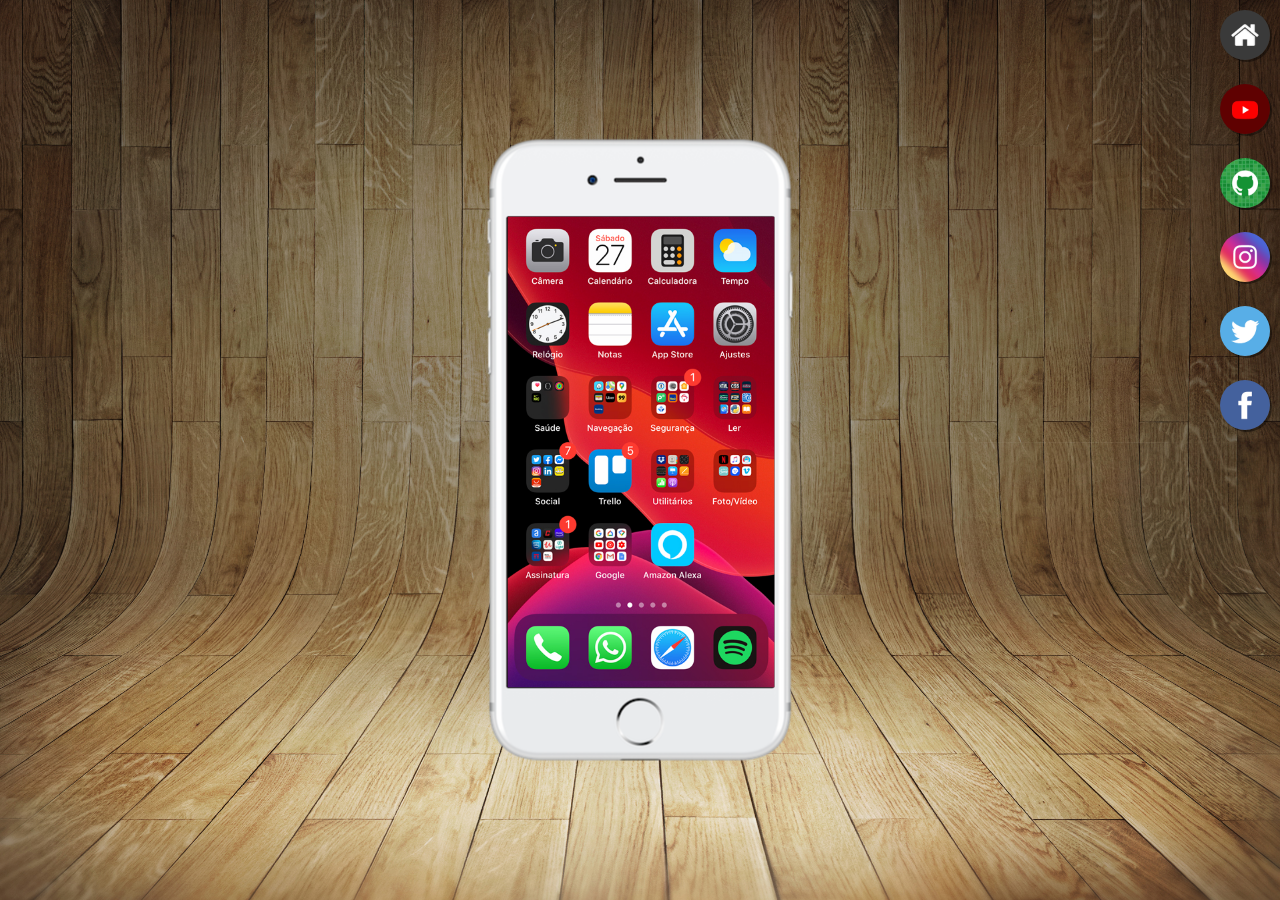
<file: index.html>
<!DOCTYPE html>
<html lang="pt-br">
<head>
    <meta charset="UTF-8">
    <meta http-equiv="X-UA-Compatible" content="IE=edge">
    <meta name="viewport" content="width=device-width, initial-scale=1.0">
    <title>Projeto rede sociais</title>
    <link rel="shortcut icon" href="favicon.ico" type="image/x-icon">
    <link rel="stylesheet" href="estilo/style.css">
</head>
<body>
    <main>
        <section id="telefone">
            <iframe src="home.html" name="tela" id="tela" frameborder="0"  >Seu navegador não é compatível com isso.</iframe>
        </section>
        <section id="rede-sociais">
            <a href="home.html" target="tela"><img src="imagens/logo-home.jpg" alt=""></a> <br>
            <a href="youtube.html" target="tela"><img src="imagens/logo-youtube.jpg" alt=""></a> <br>
            <a href="github.html" target="tela"><img src="imagens/logo-github.jpg" alt="GitHub"></a> <br>
            <a href="instagram.html" target="tela"><img src="imagens/logo-instagram.jpg" alt=""></a> <br>
            <a href="twitter.html" target="tela"><img src="imagens/logo-twitter.jpg" alt=""></a> <br>
            <a href="facebook.html" target="tela"><img src="imagens/logo-facebook.jpg" alt=""></a> <br>
        </section>
    </main>
</body>
</html>
</file>
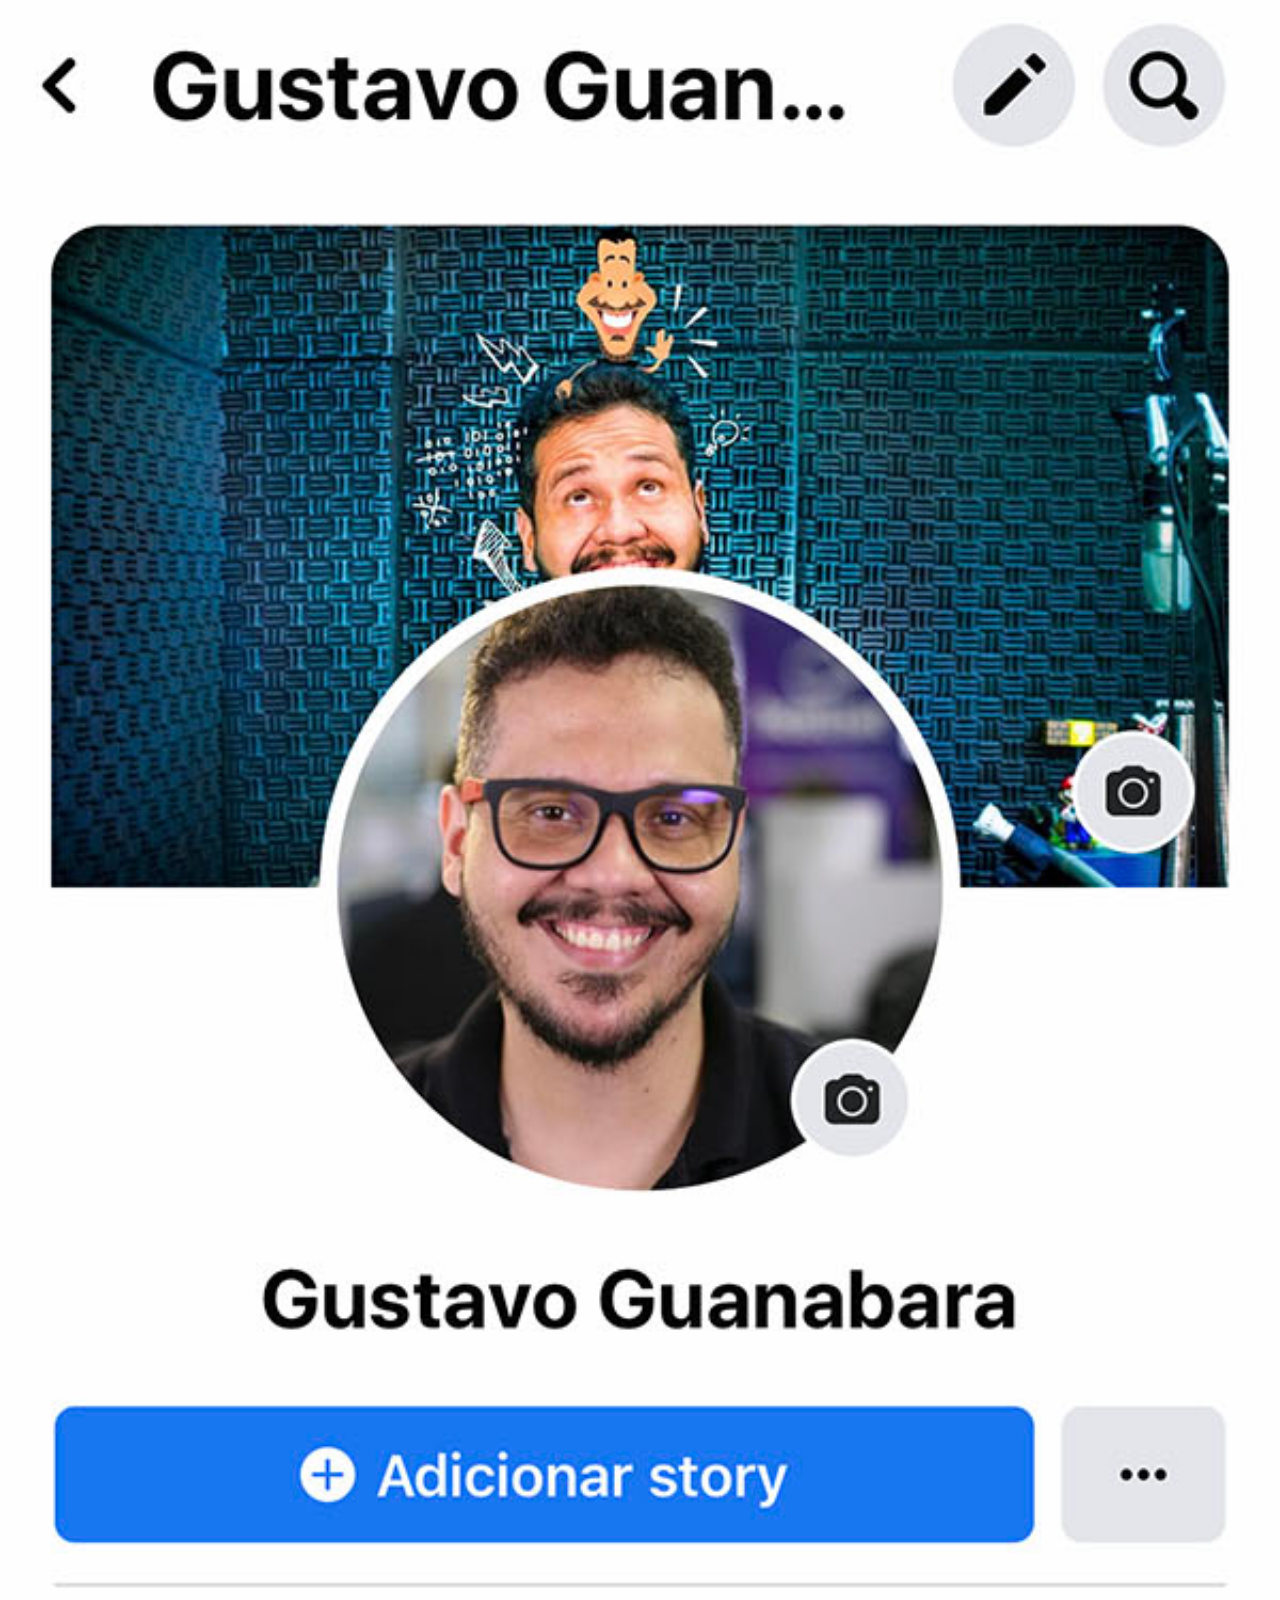
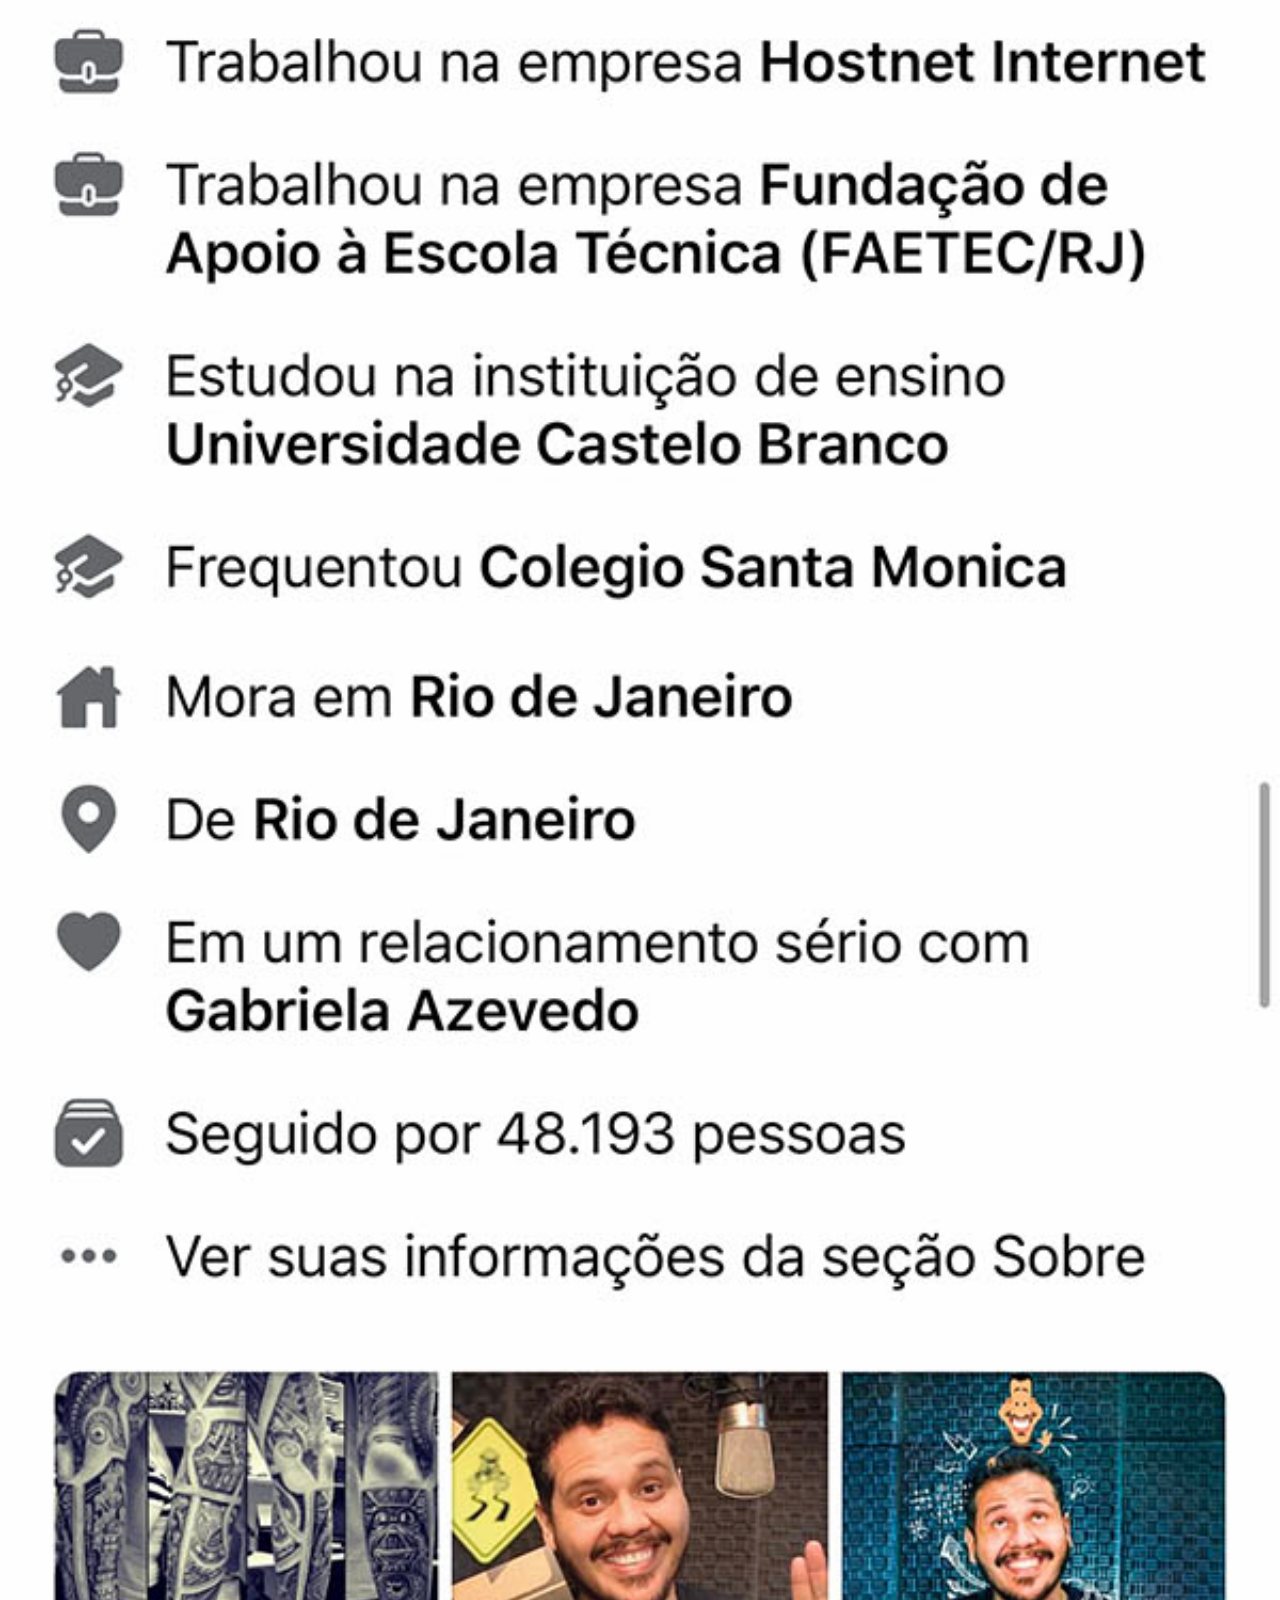
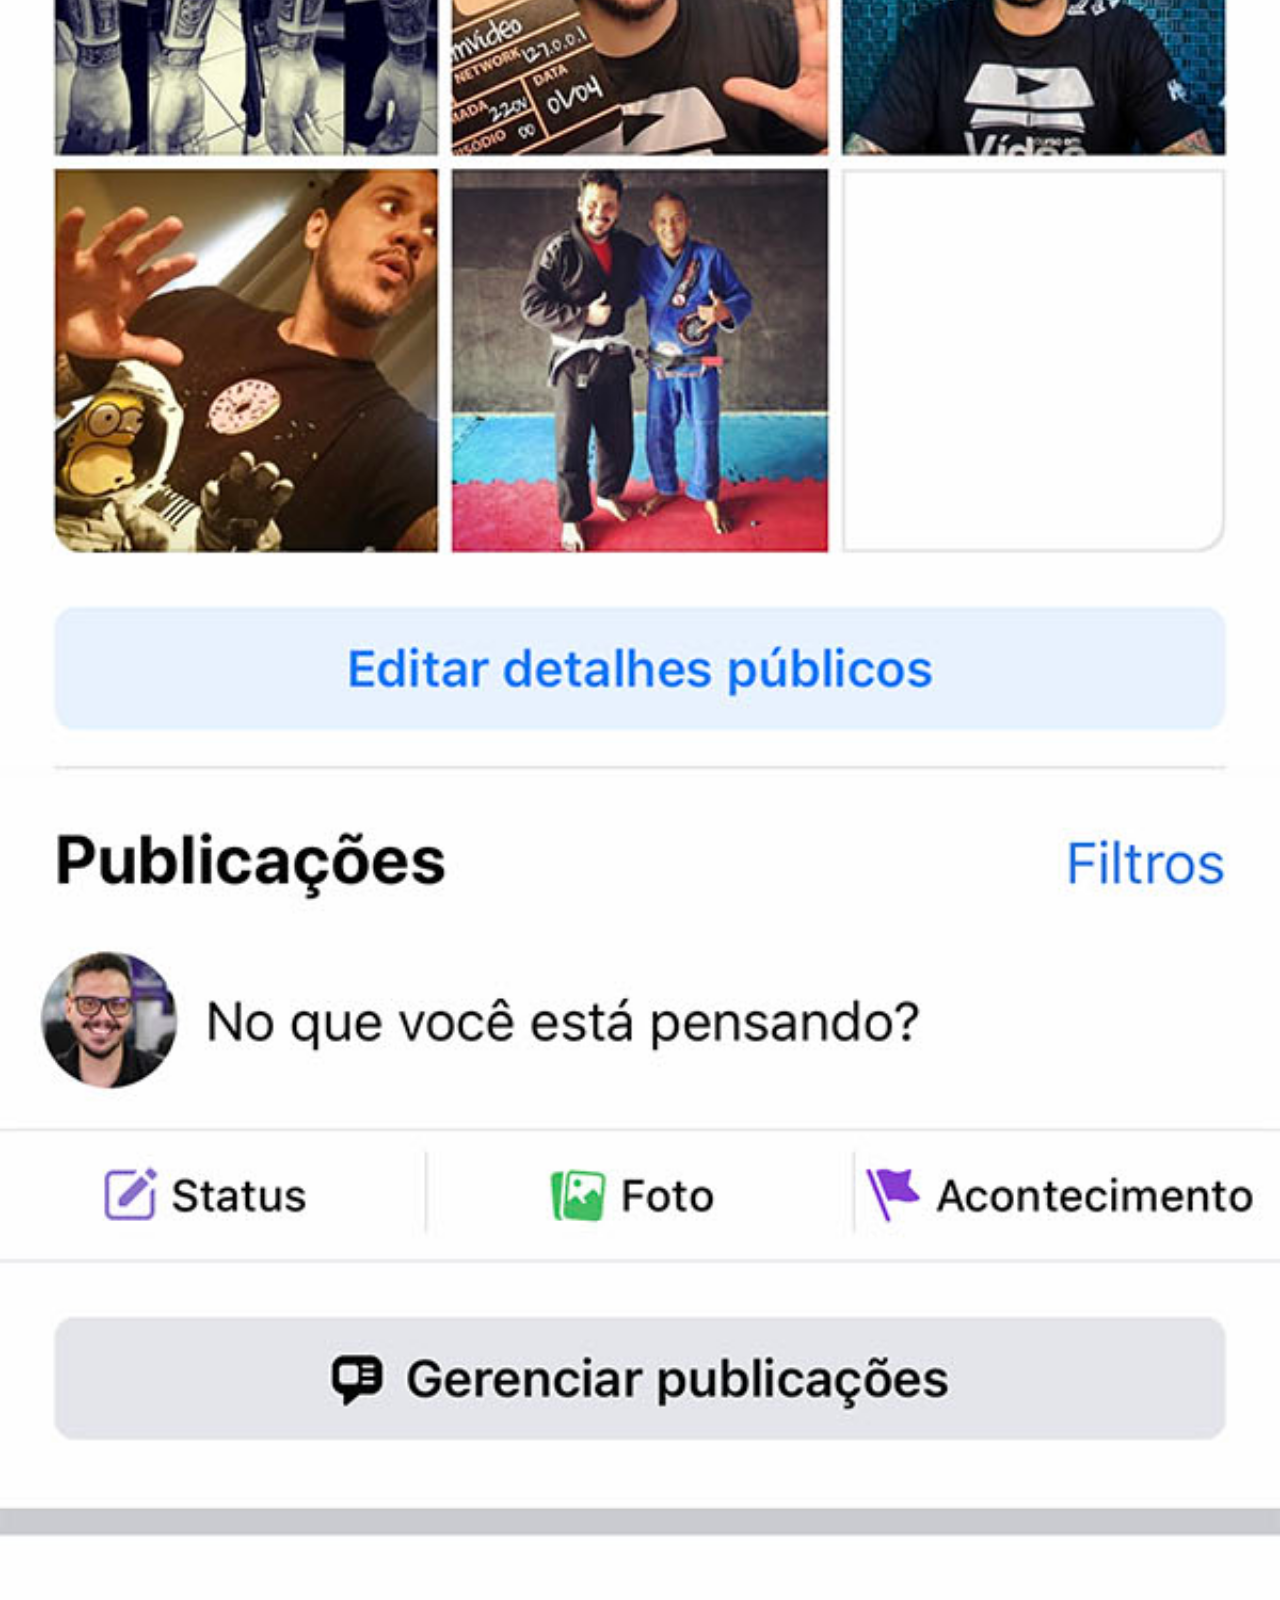
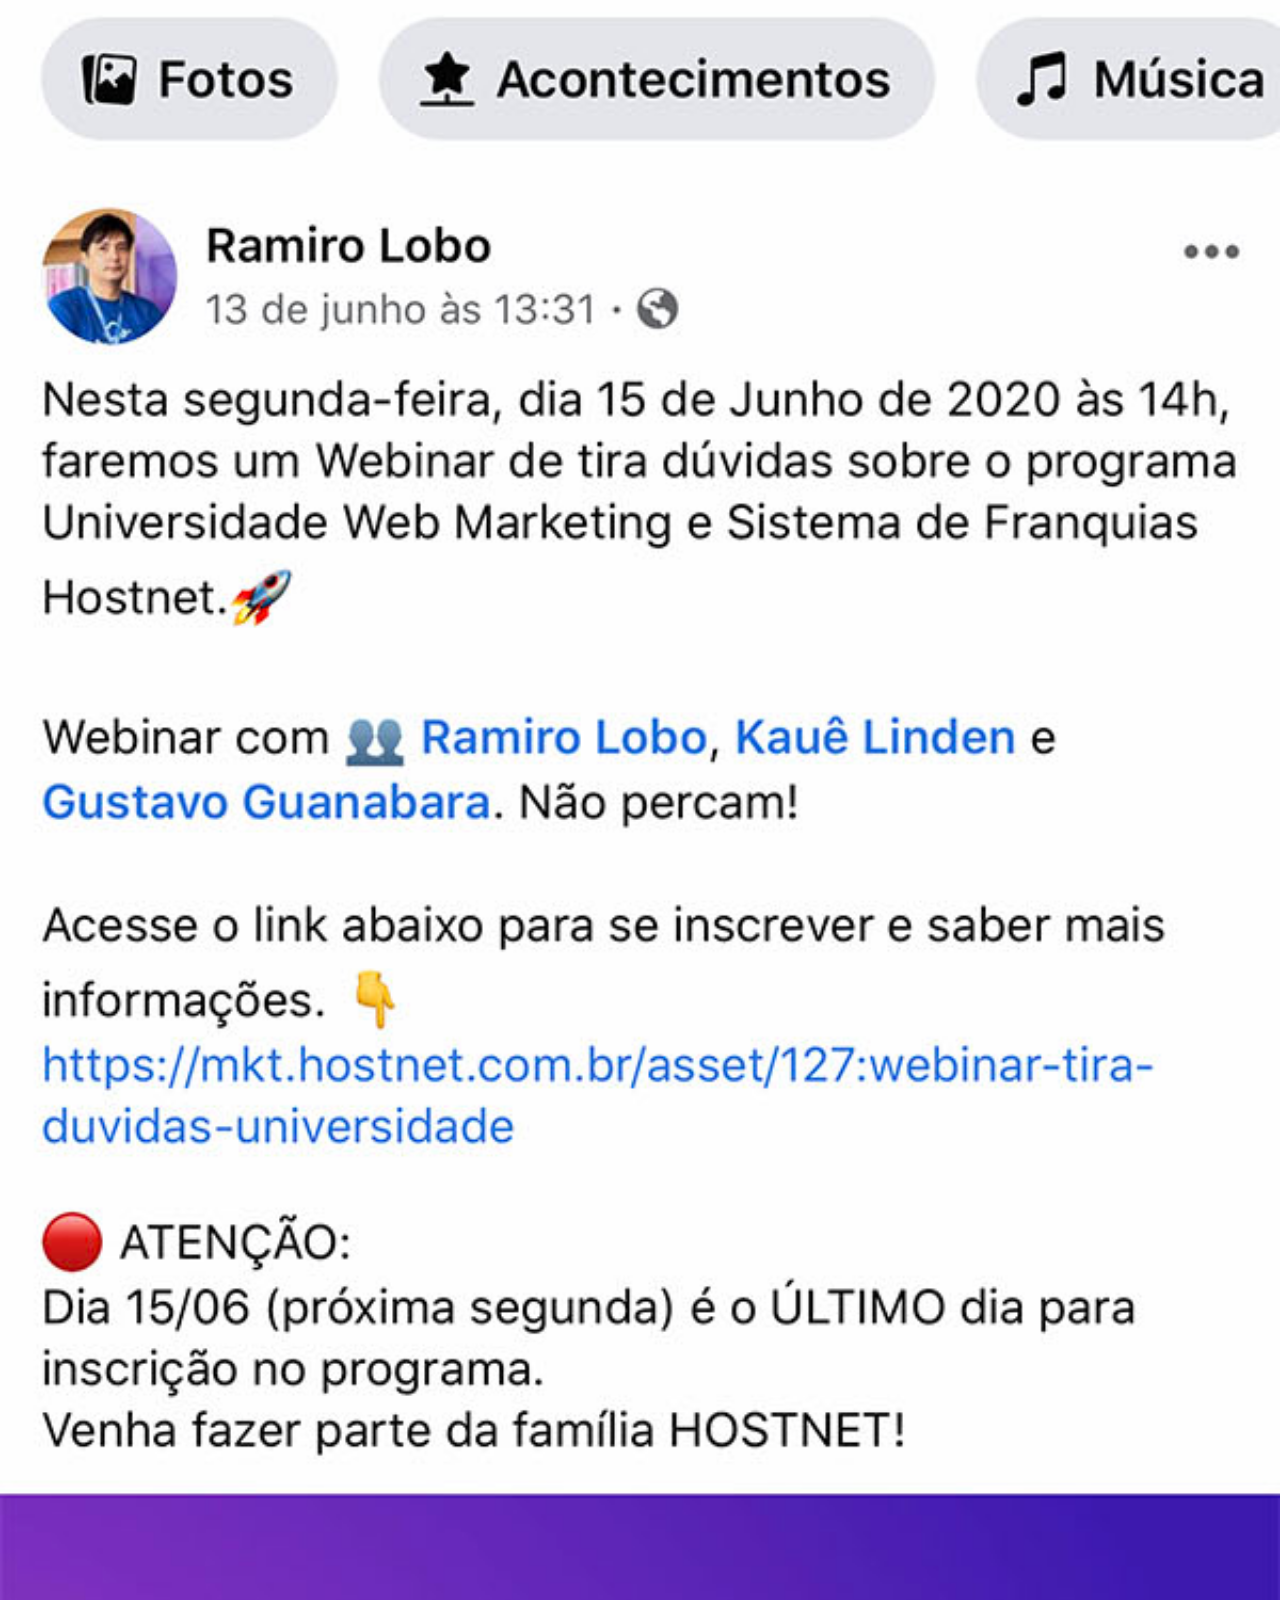
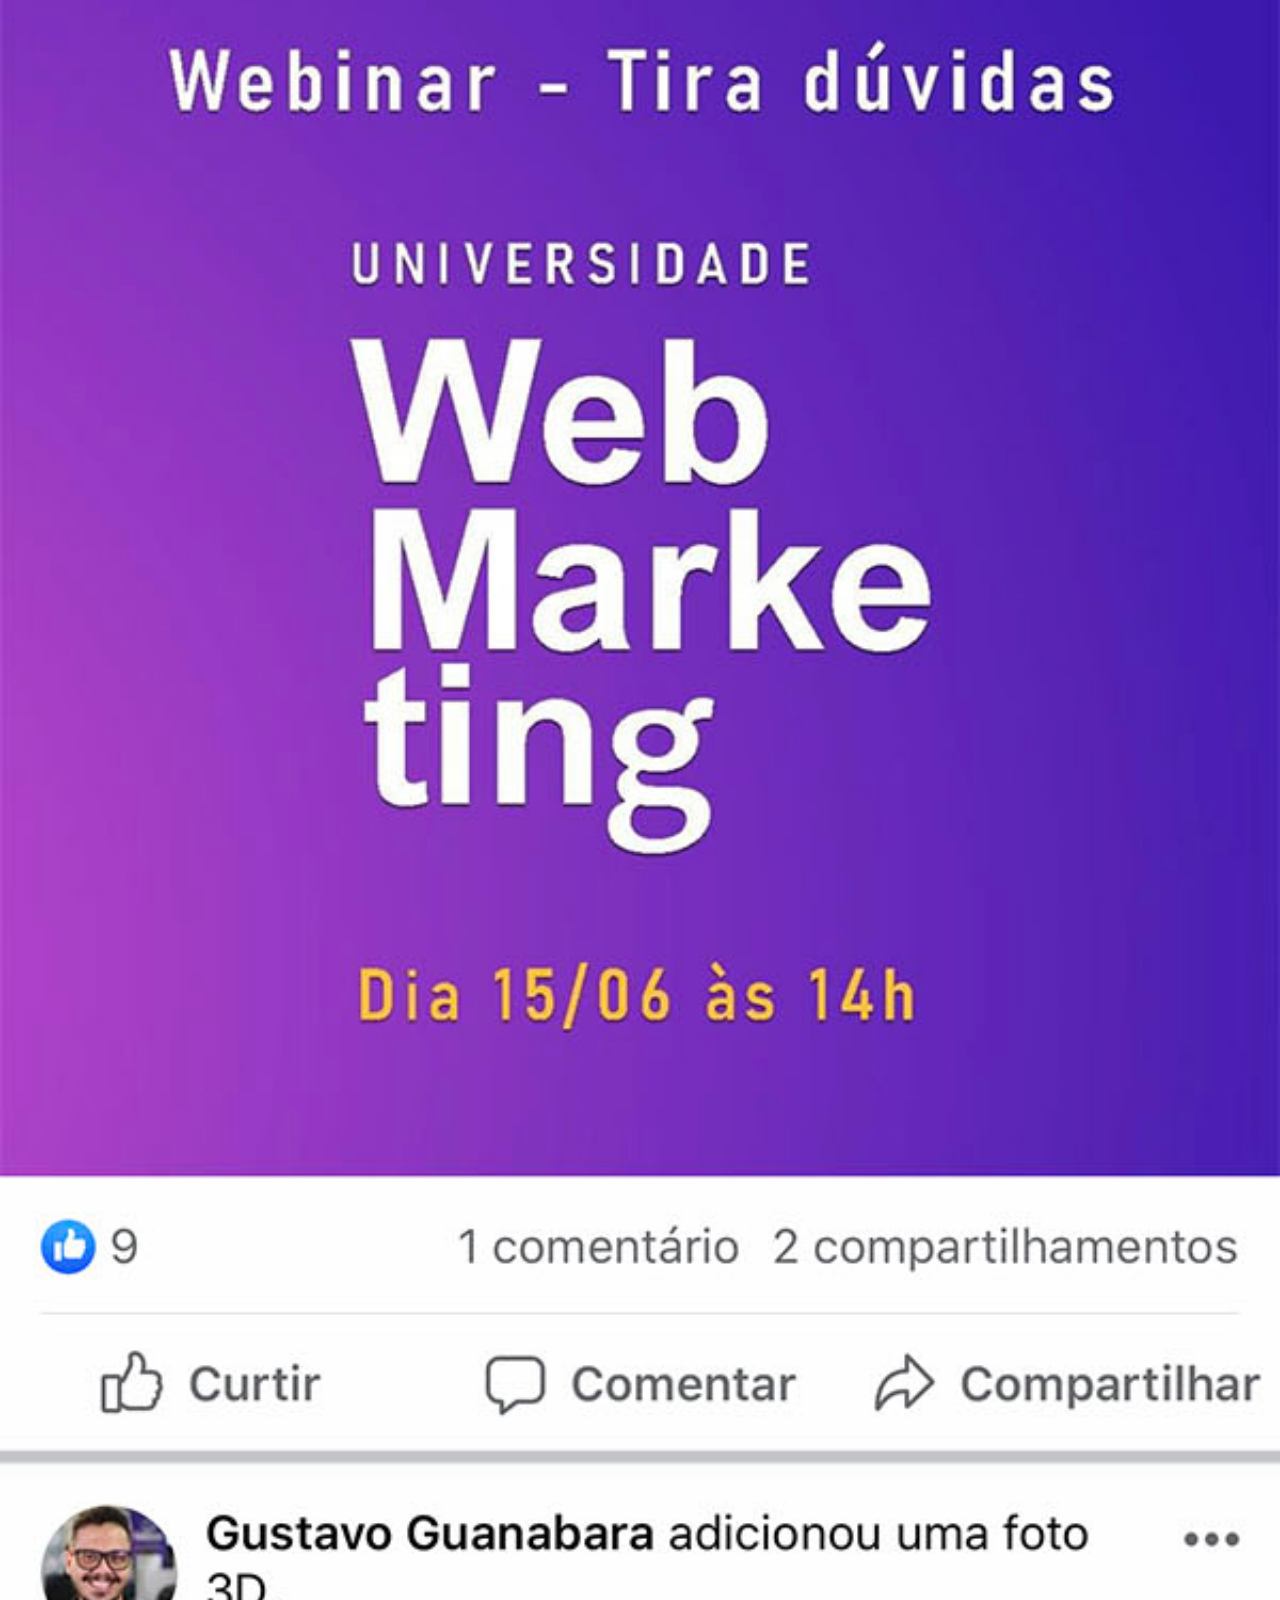
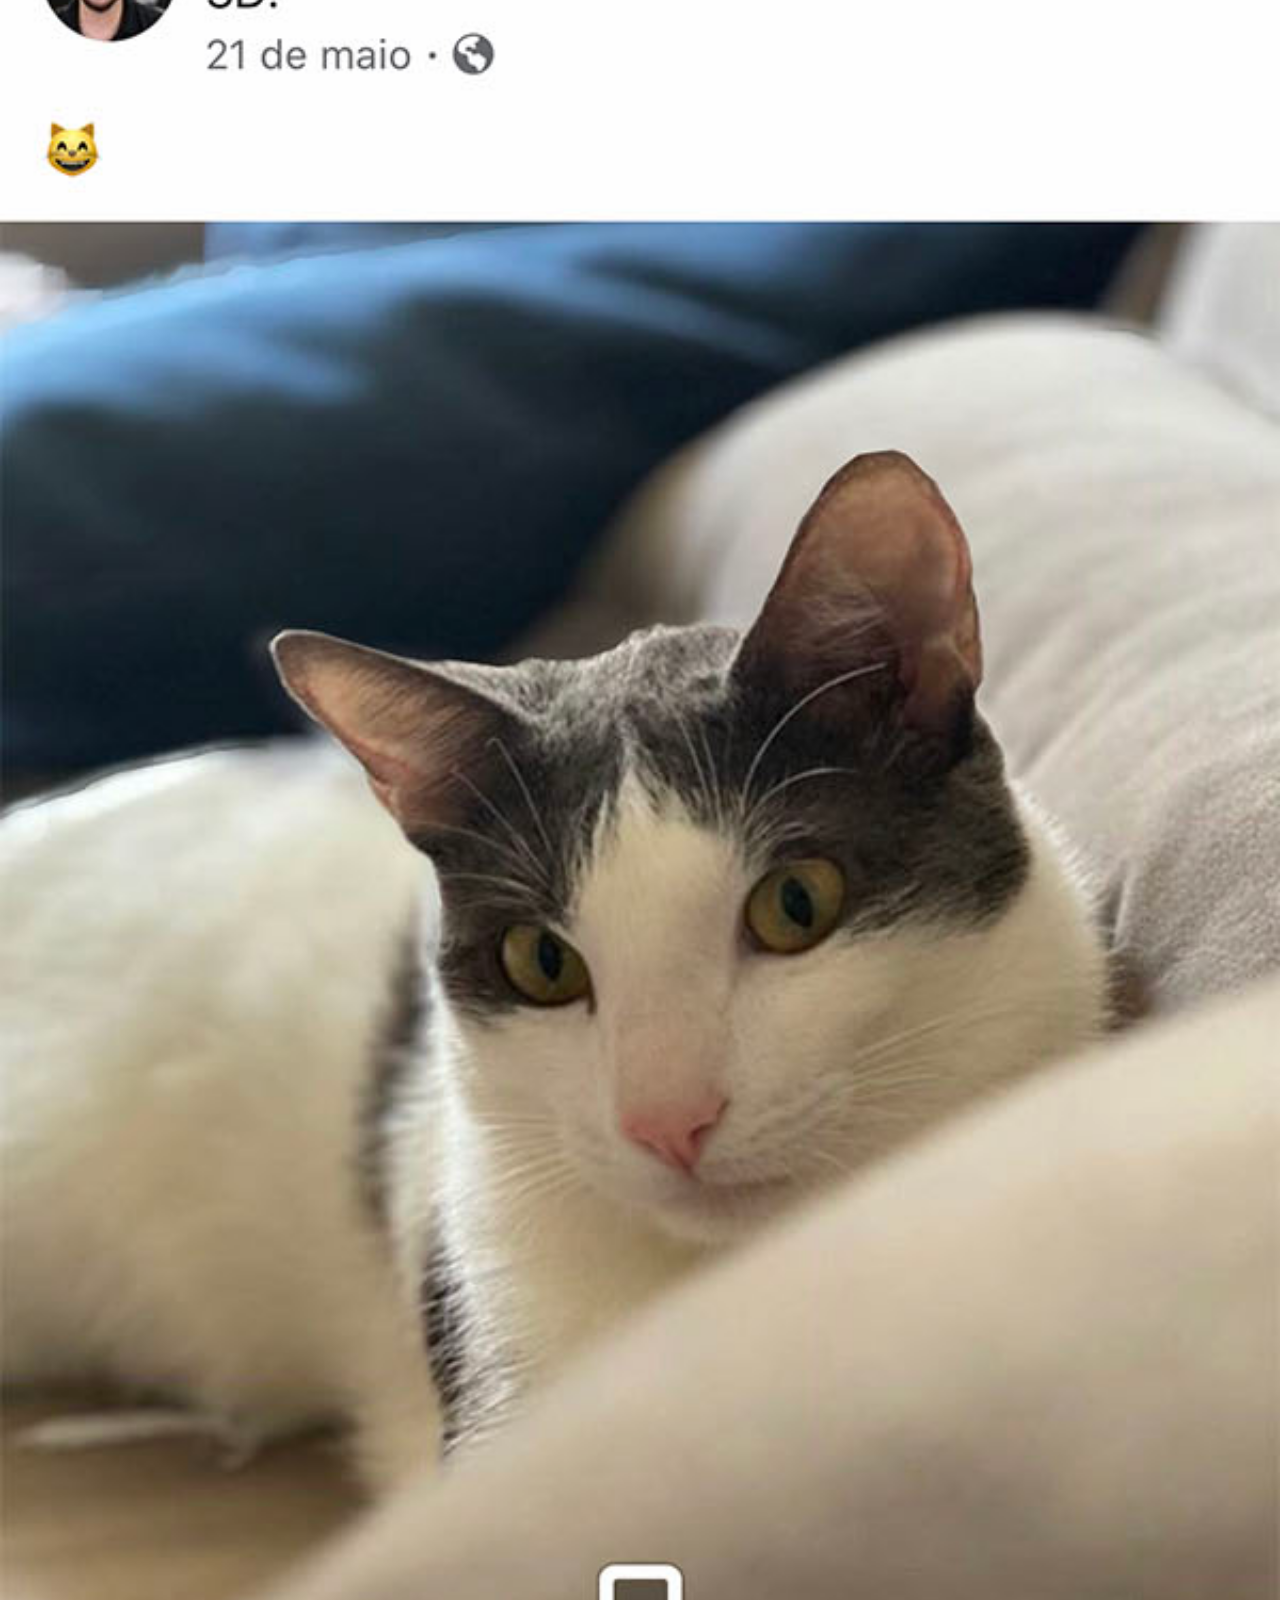
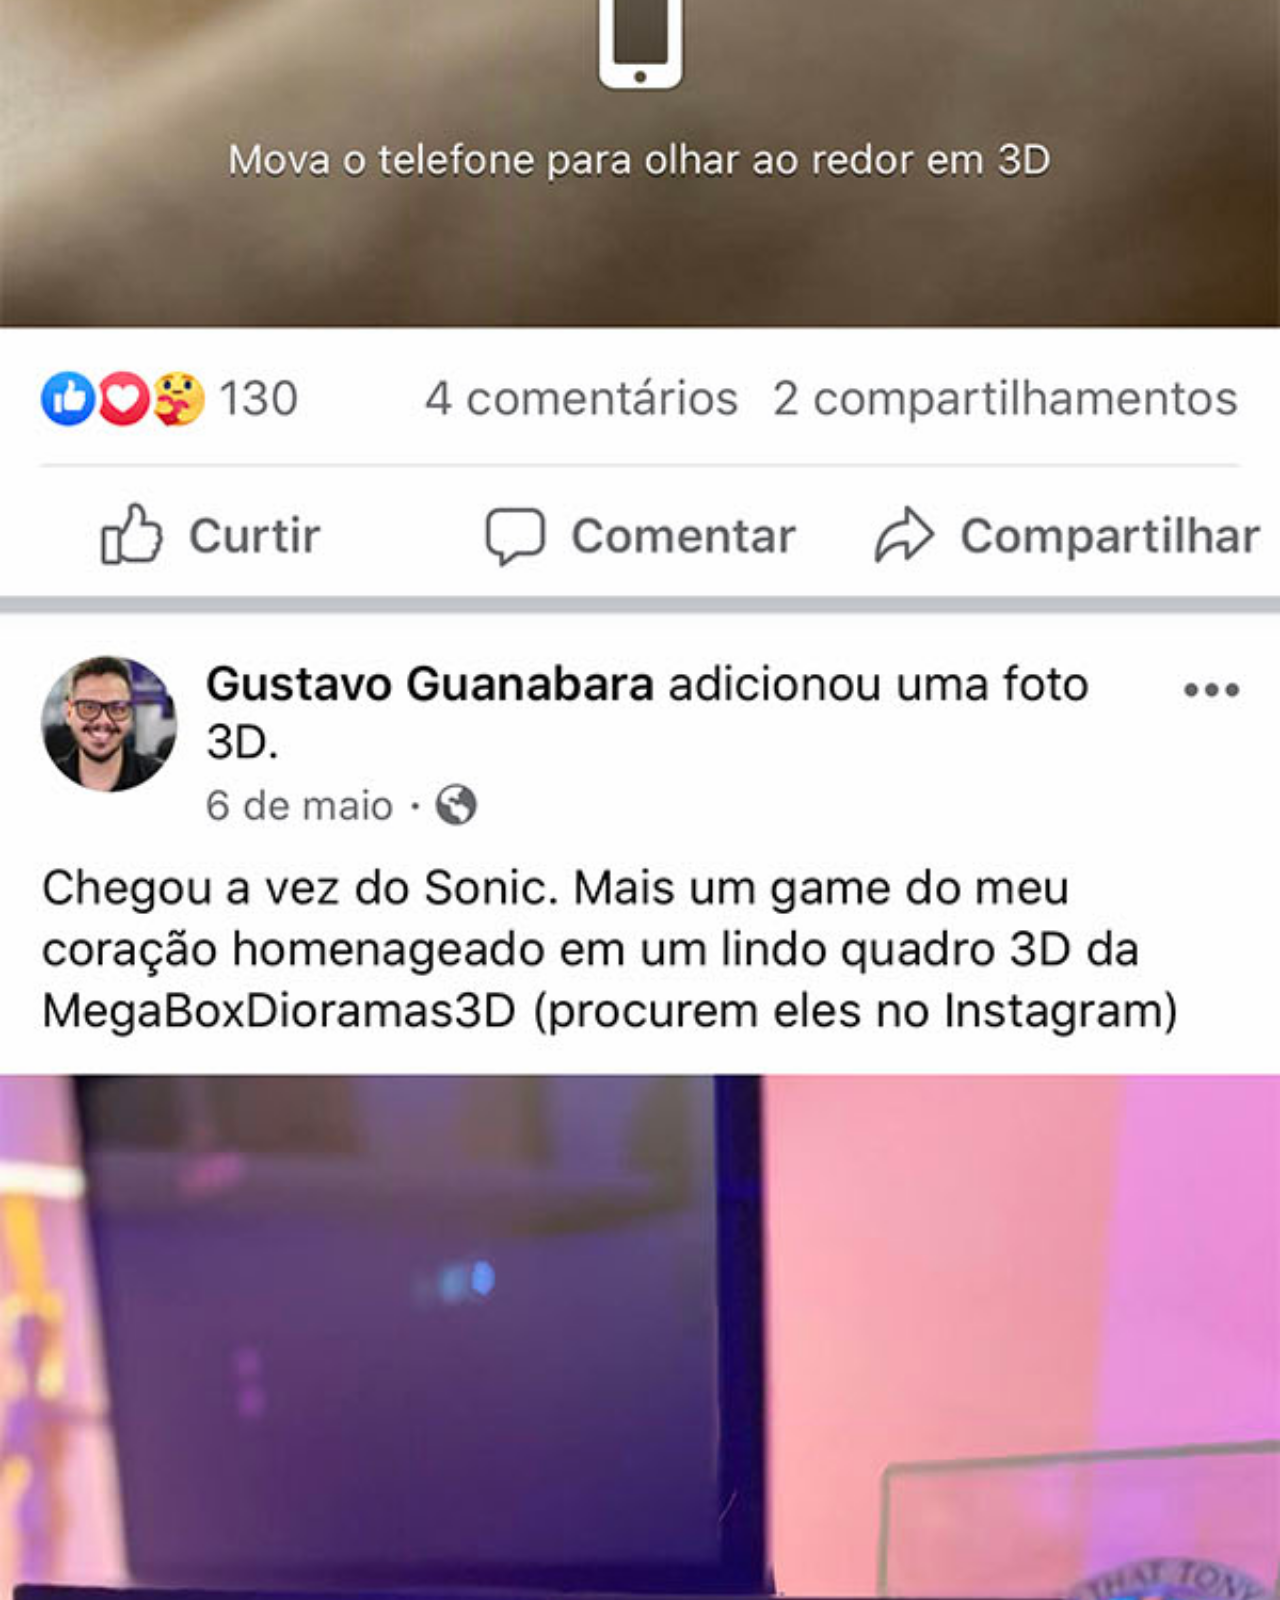
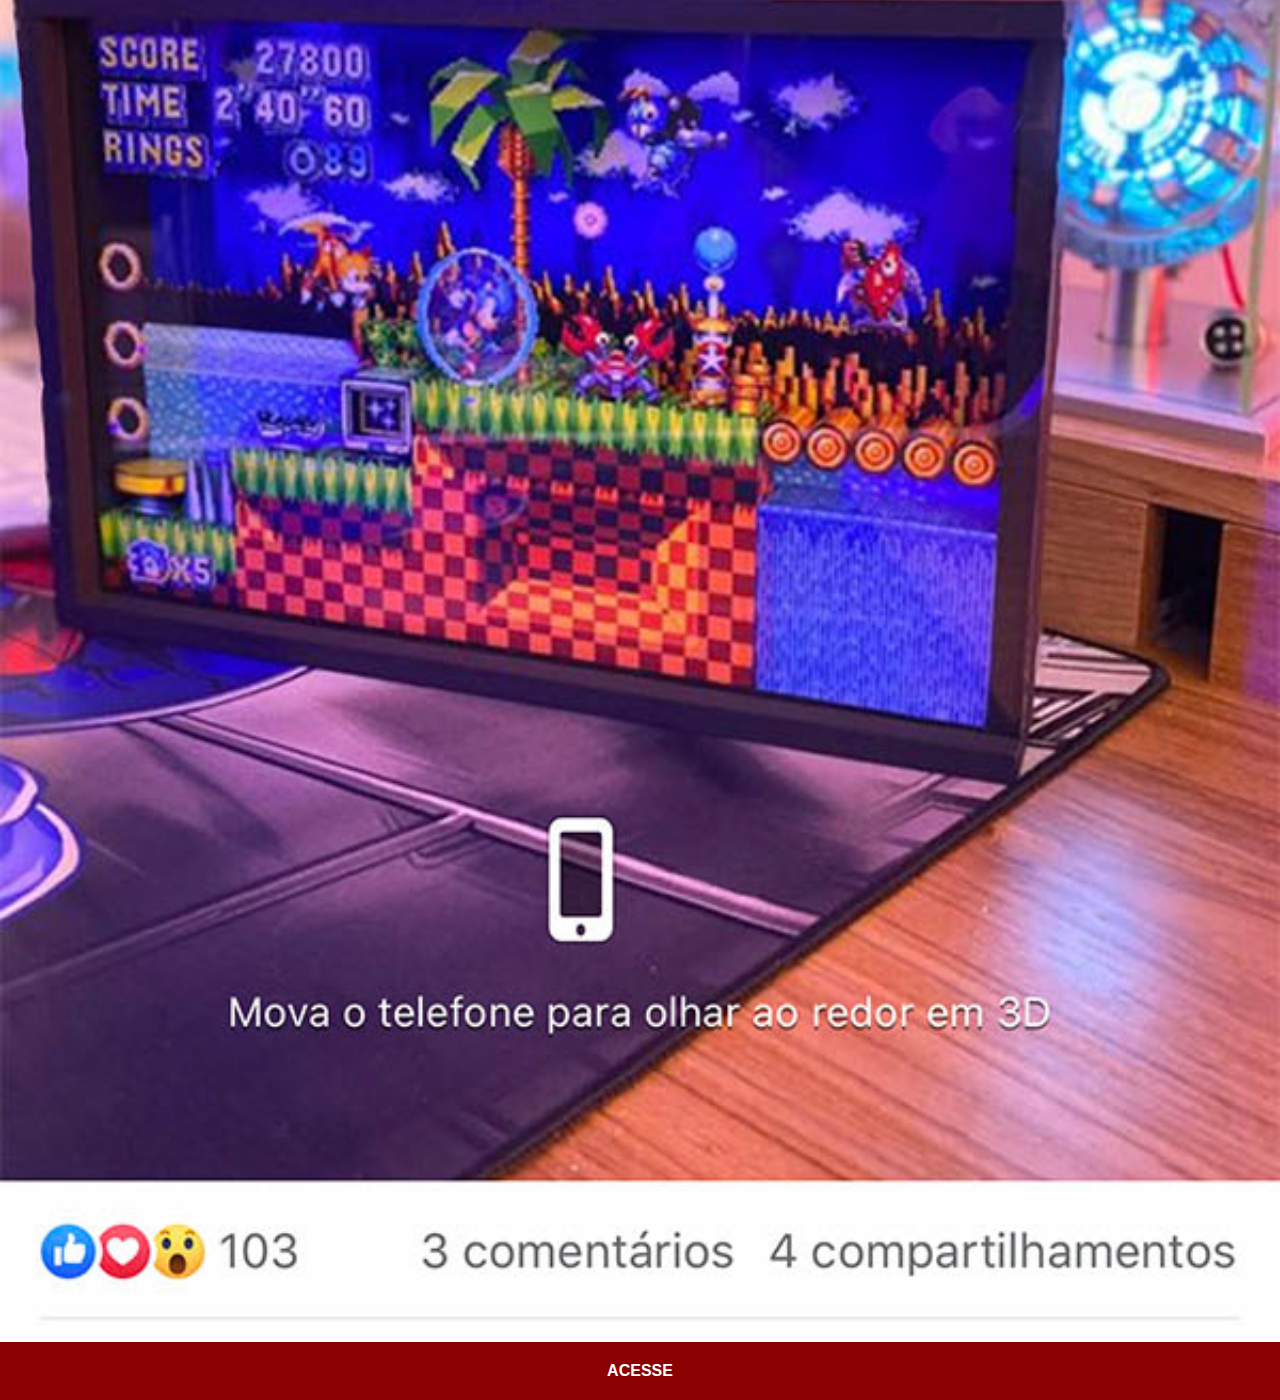
<file: facebook.html>
<!DOCTYPE html>
<html lang="en">
<head>
    <meta charset="UTF-8">
    <meta http-equiv="X-UA-Compatible" content="IE=edge">
    <meta name="viewport" content="width=device-width, initial-scale=1.0">
    <title>Facebook</title>
    <link rel="stylesheet" href="estilo/social.css">
</head>
<body>
    <img src="imagens/tela-facebook.jpg" alt="Facebook">
    <a href="https://www.facebook.com/gustavoguanabara/?locale=pt_PT" target="_blank">ACESSE</a>
</body>
</html>
</file>
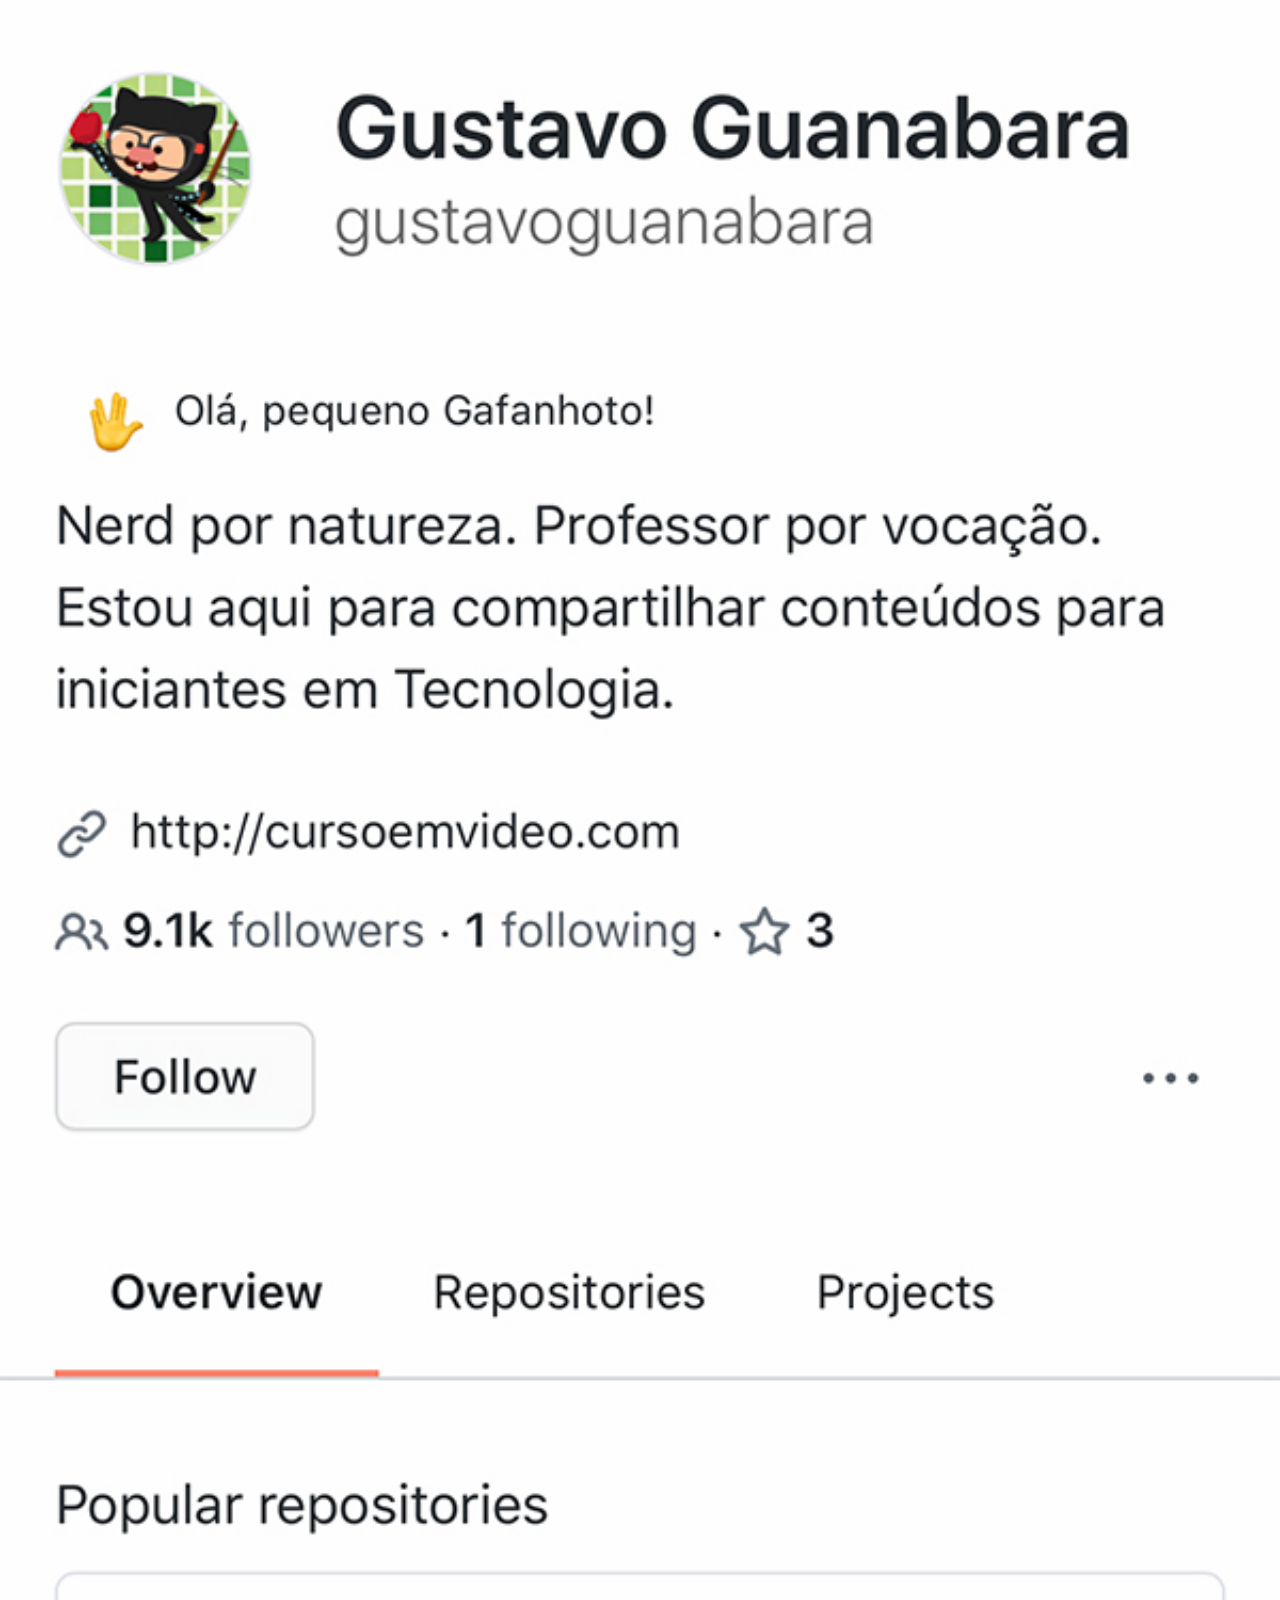
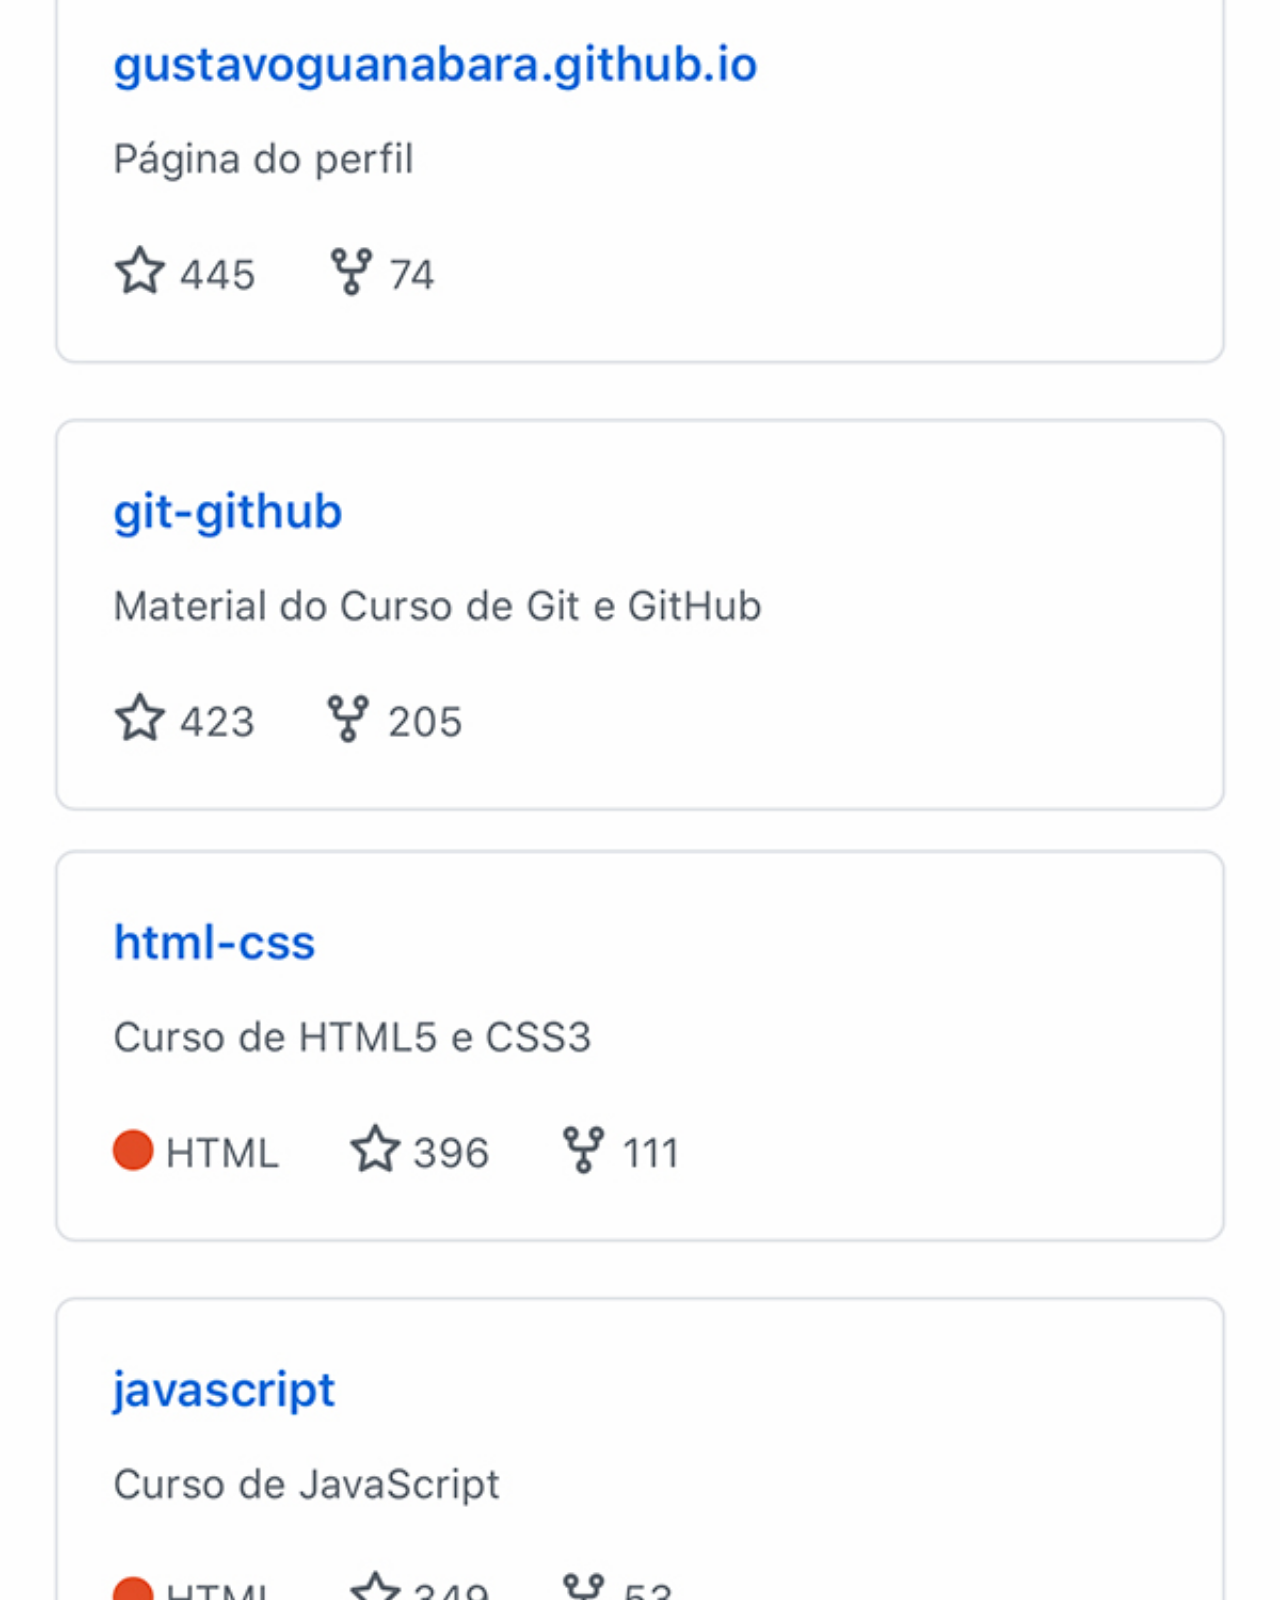
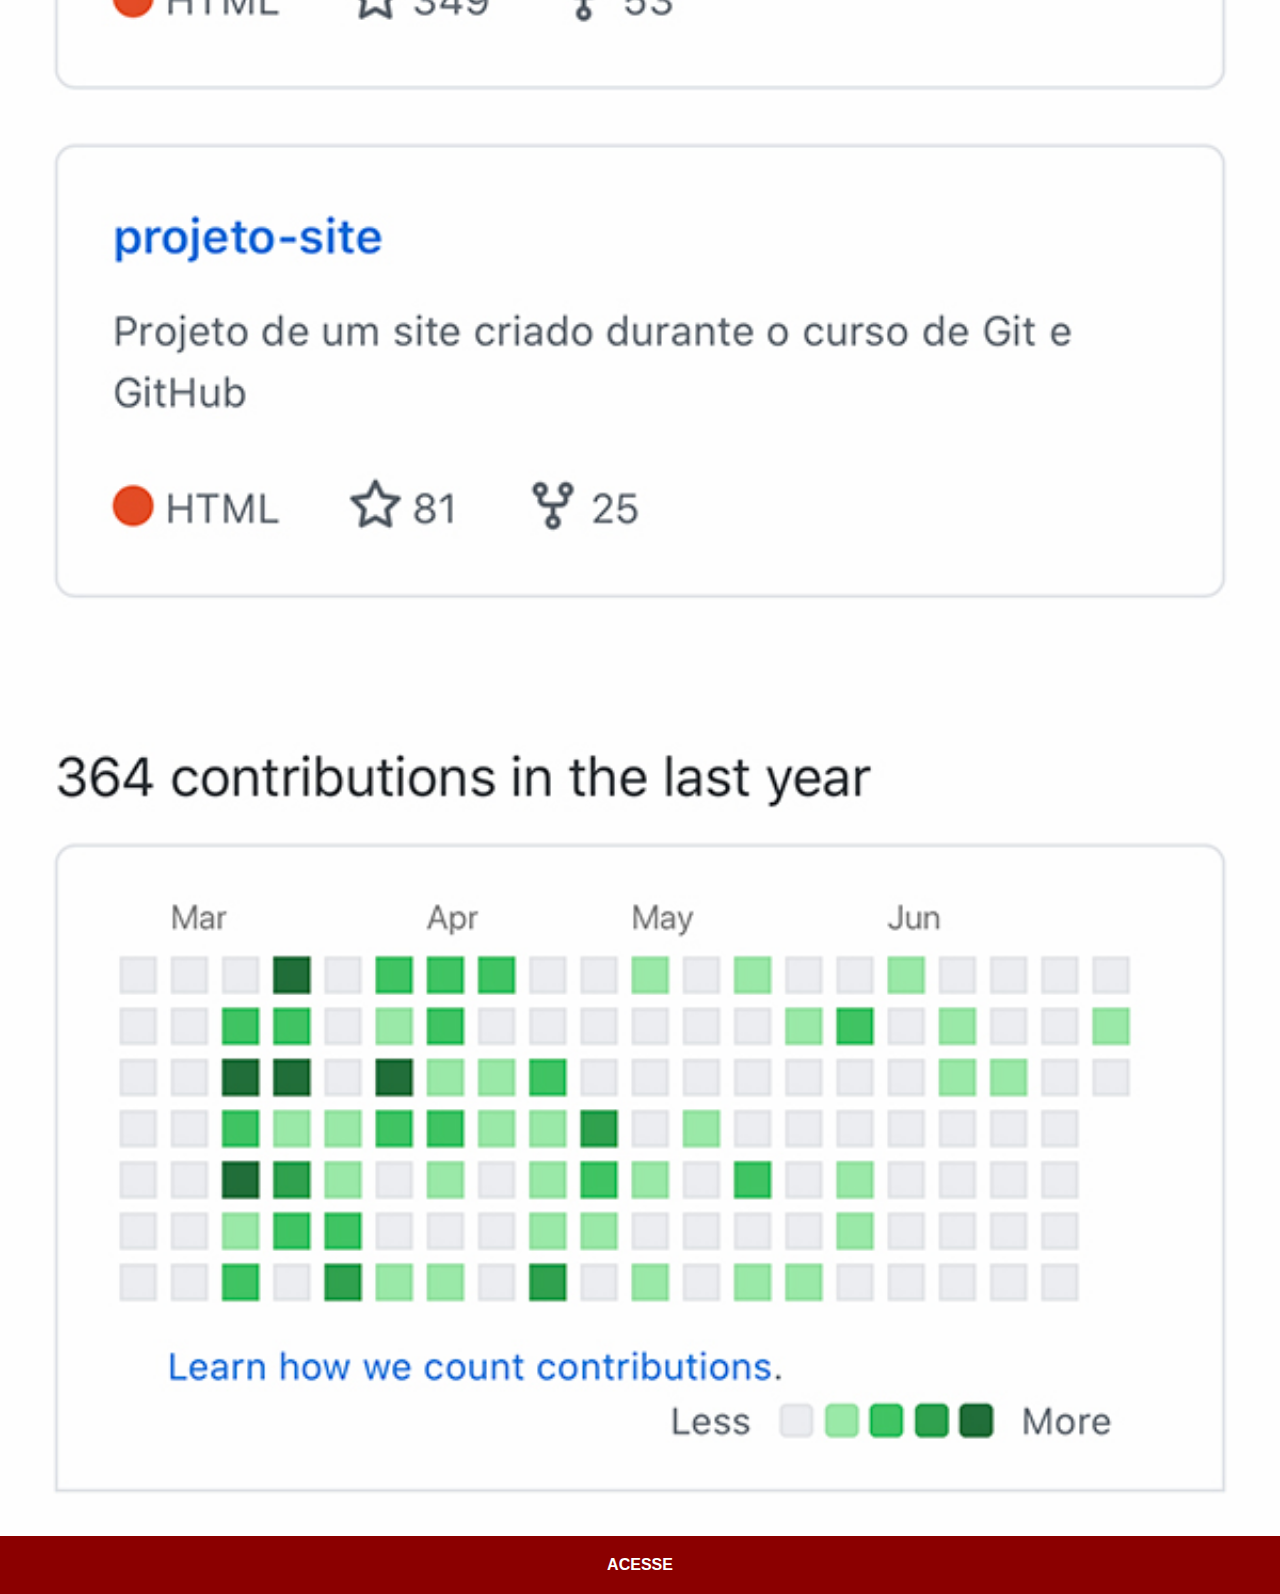
<file: github.html>
<!DOCTYPE html>
<html lang="pt-br">
<head>
    <meta charset="UTF-8">
    <meta http-equiv="X-UA-Compatible" content="IE=edge">
    <meta name="viewport" content="width=device-width, initial-scale=1.0">
    <title>GitHub</title>
    <link rel="stylesheet" href="estilo/social.css">
</head>
<body>
    <img src="imagens/tela-github.jpg" alt="GitHub">
    <a href="https://github.com/gustavoguanabara" target="_blank">ACESSE</a>
</body>
</html>
</file>
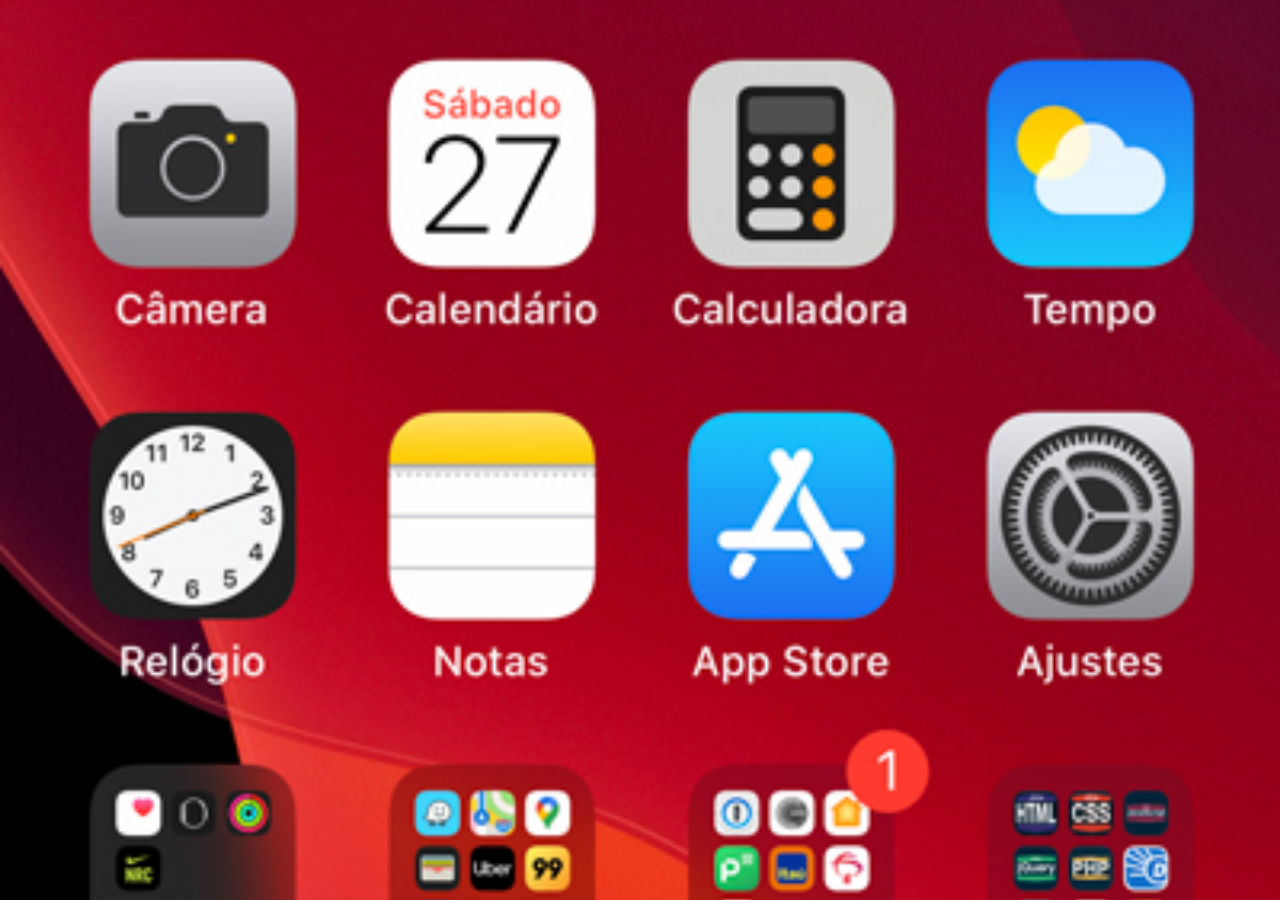
<file: home.html>
<!DOCTYPE html>
<html lang="pt-br">
<head>
    <meta charset="UTF-8">
    <meta http-equiv="X-UA-Compatible" content="IE=edge">
    <meta name="viewport" content="width=device-width, initial-scale=1.0">
    <title>Document</title>
    <style>
        body {
            width:90vw;
            height:90vh;
            background:black url('imagens/tela-home.jpg') no-repeat top center;
            background-size:cover;
        }
       
    </style>
</head>
<body>
    
</body>
</html>
</file>
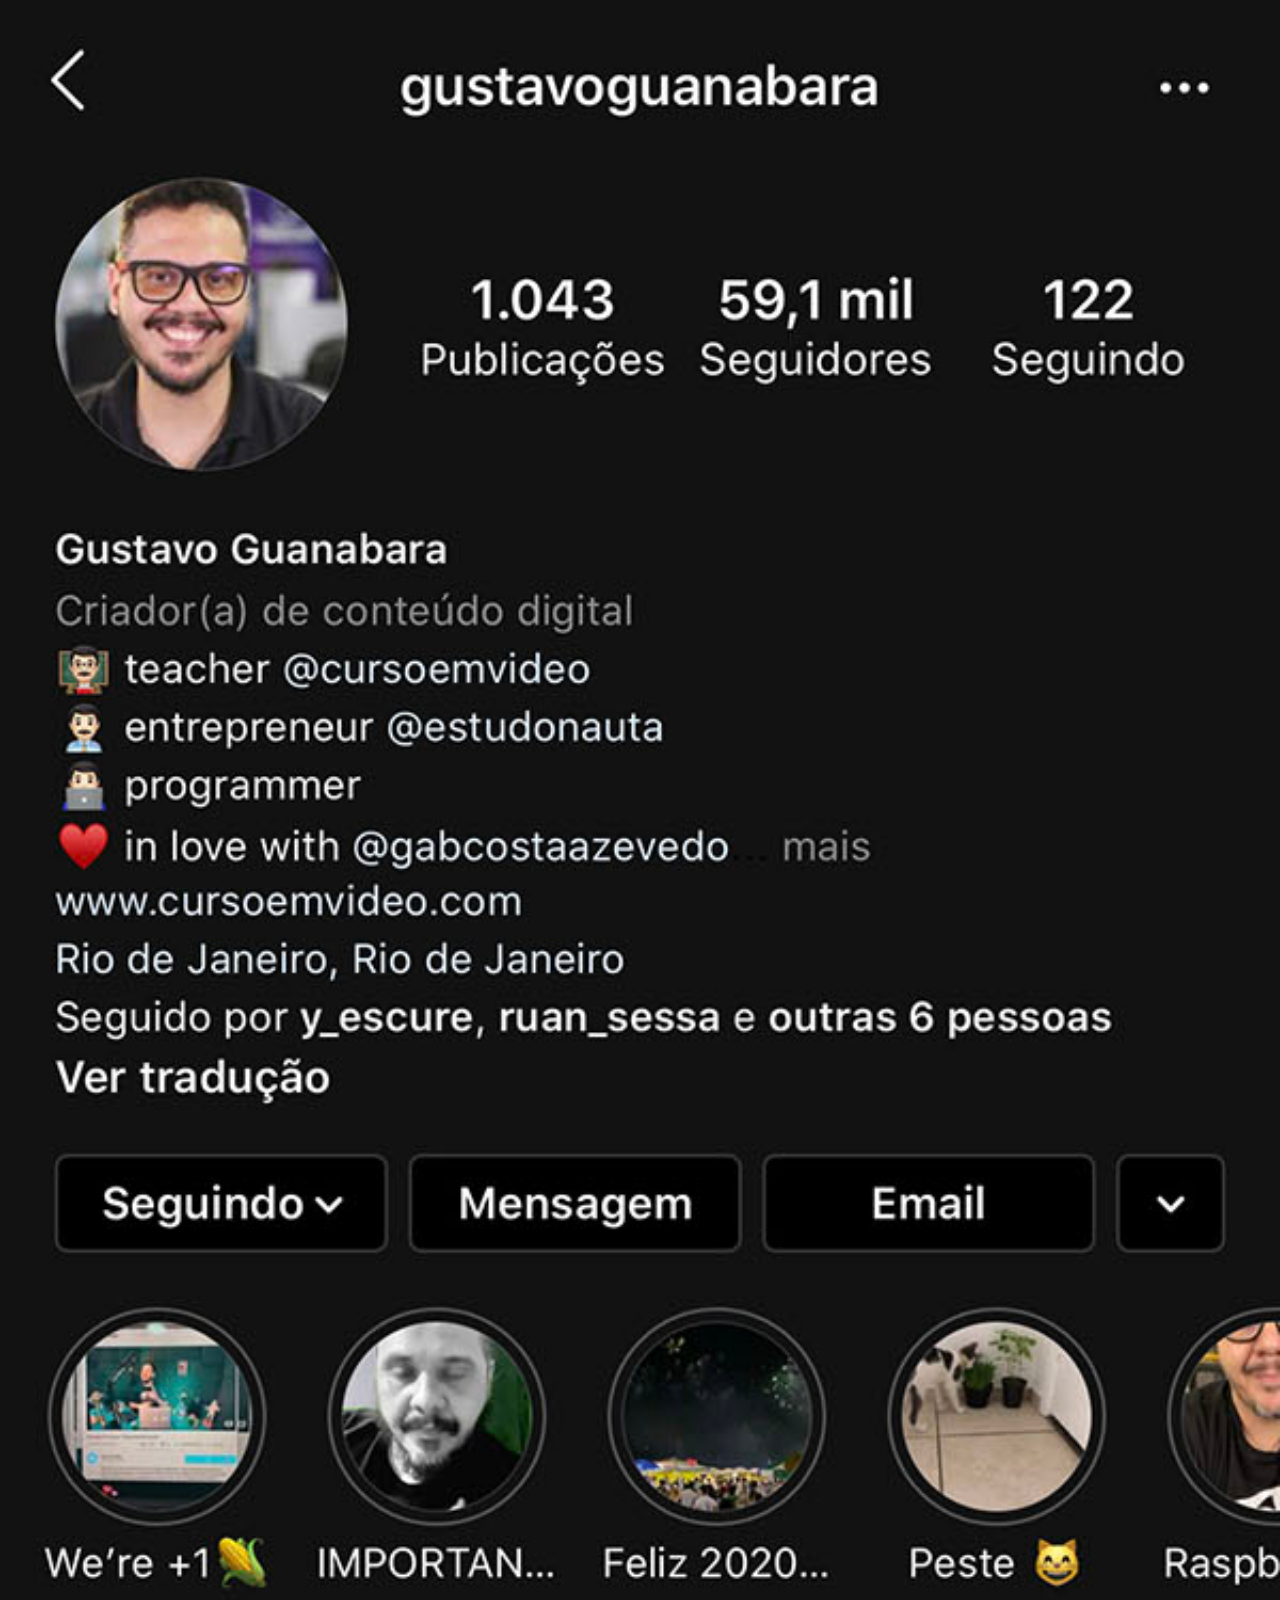
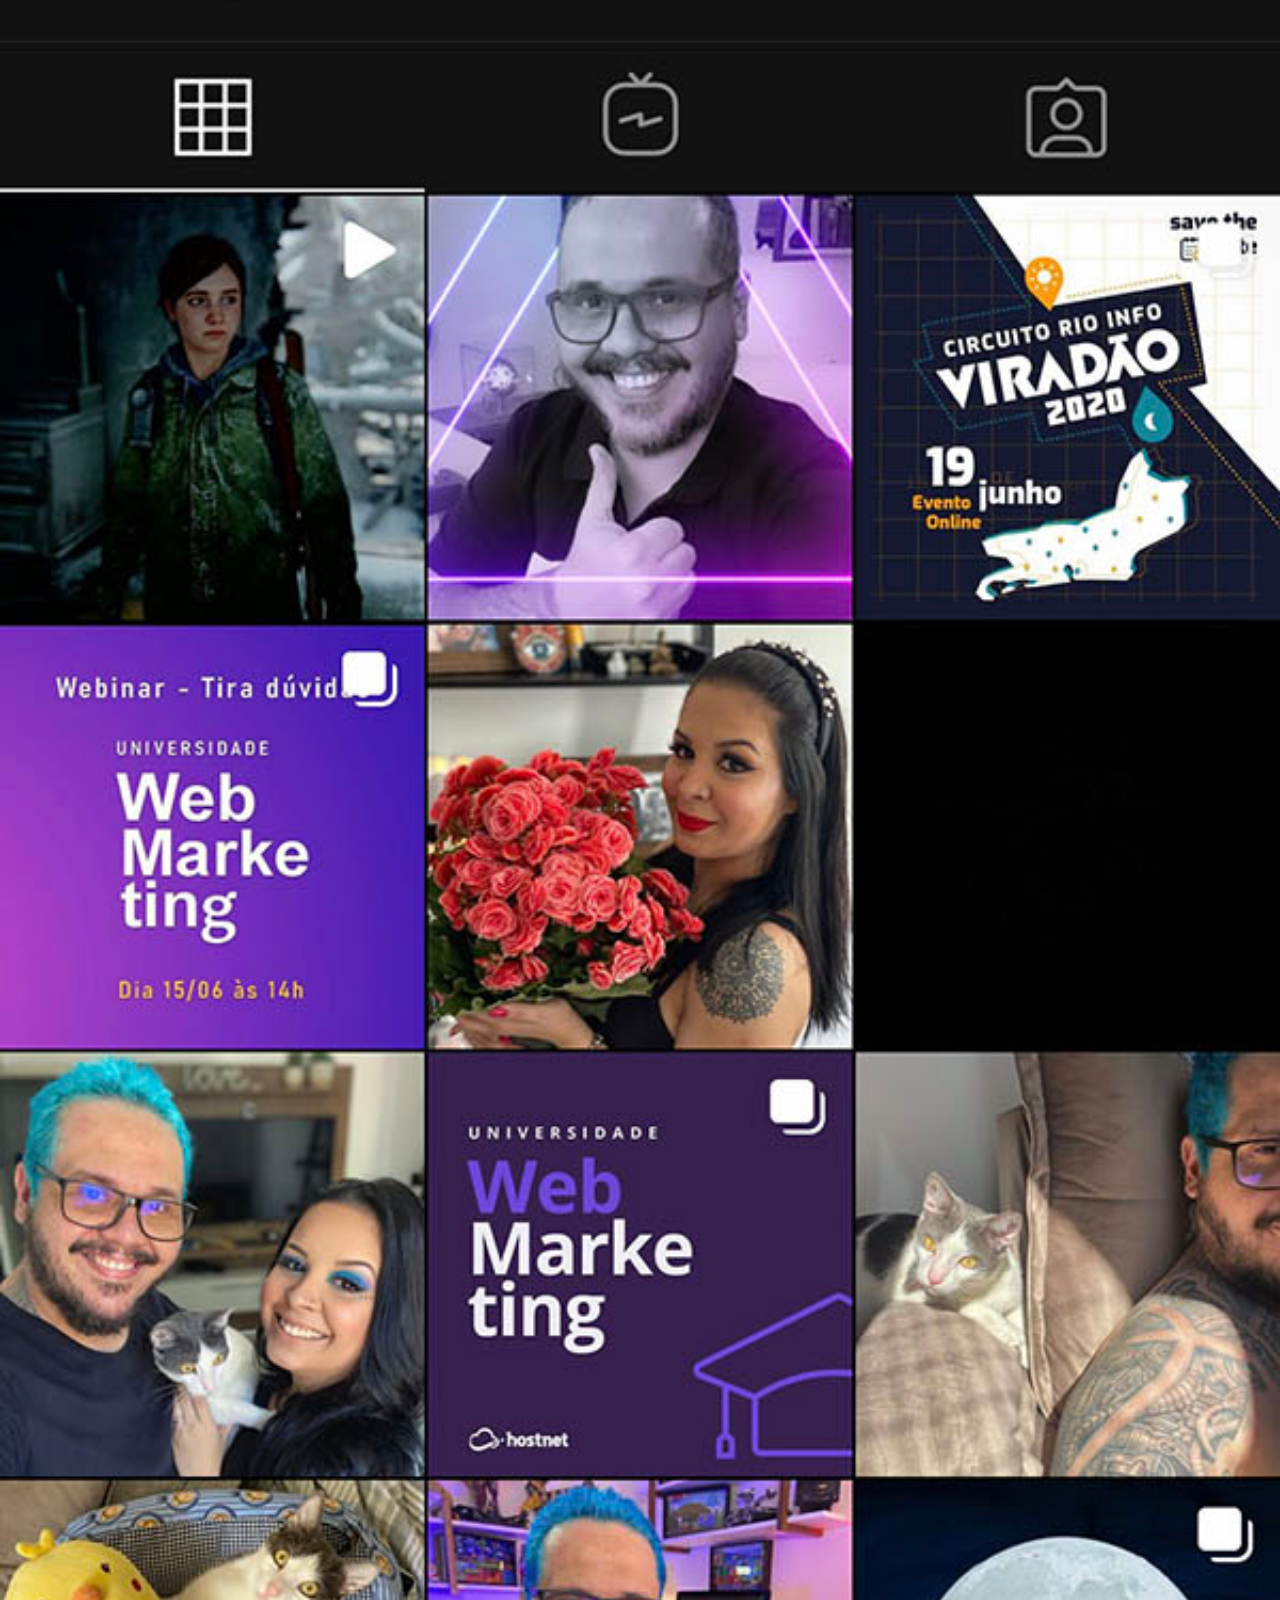
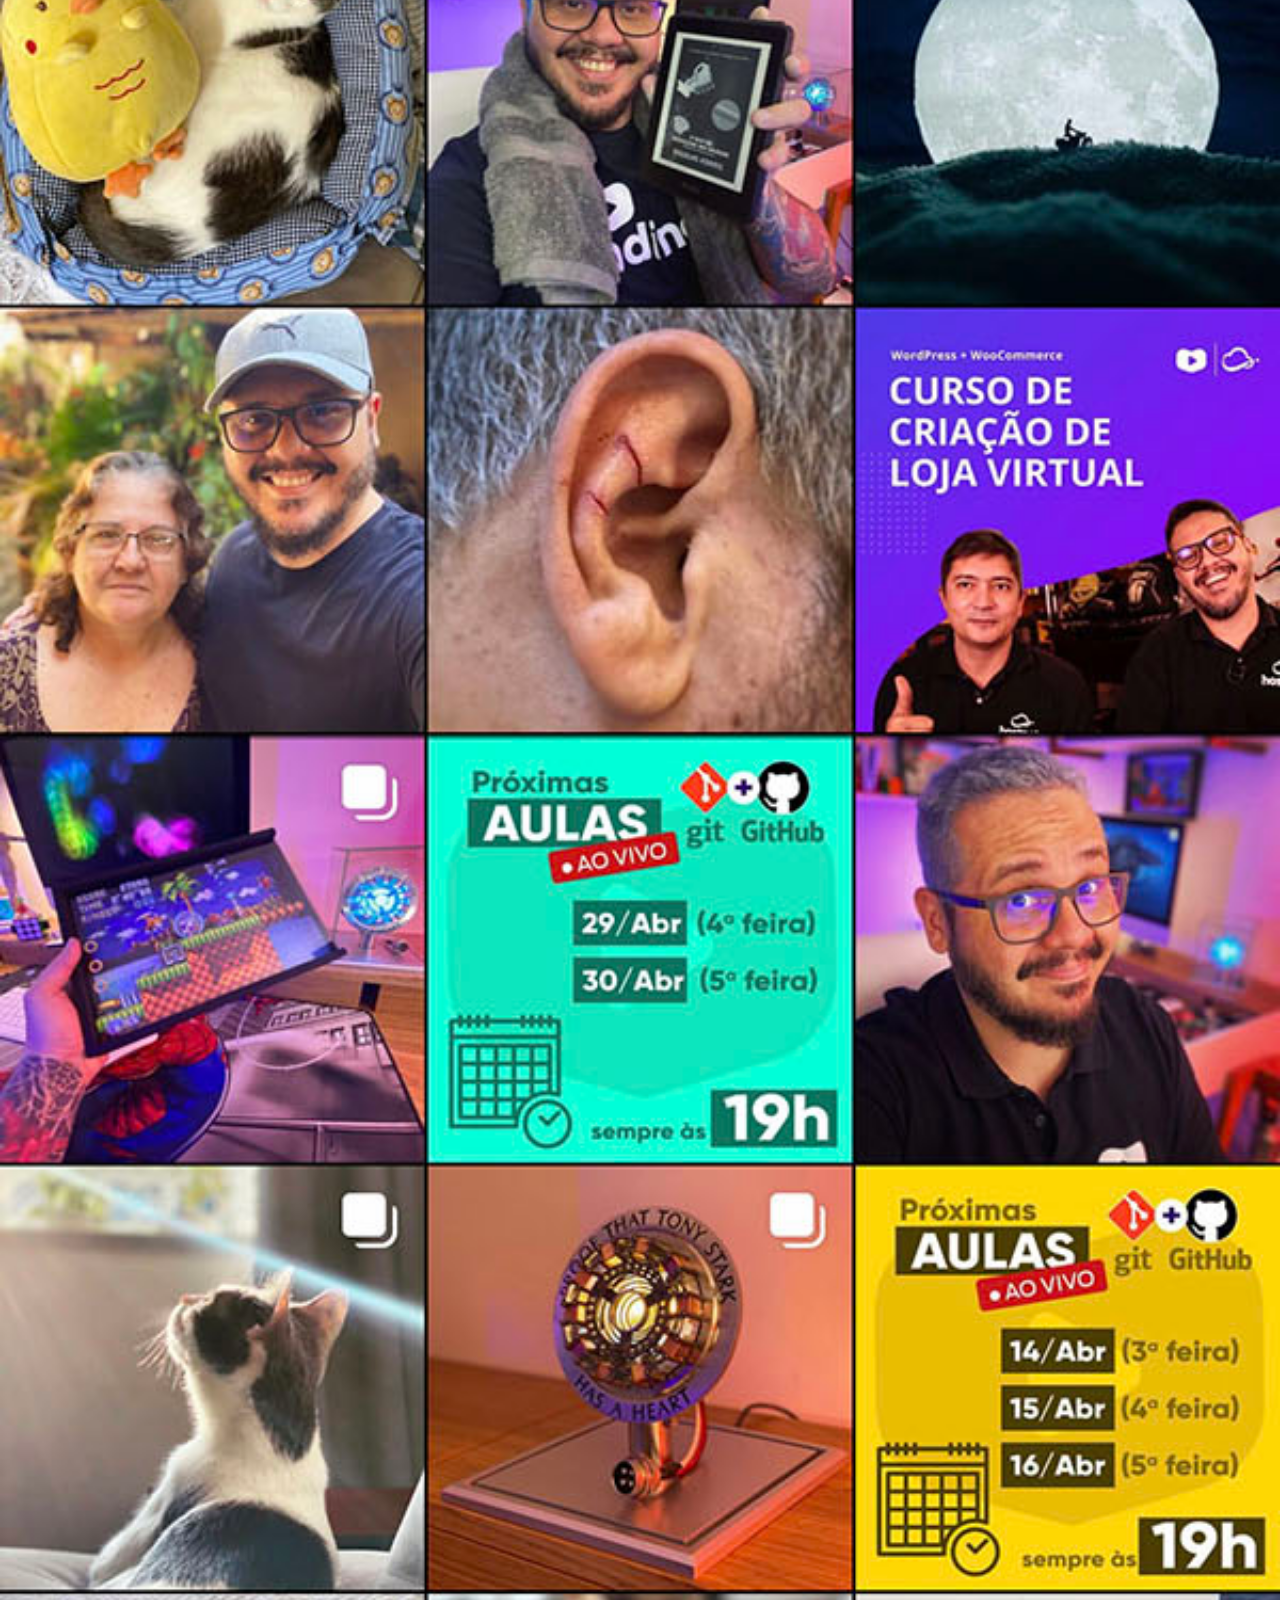
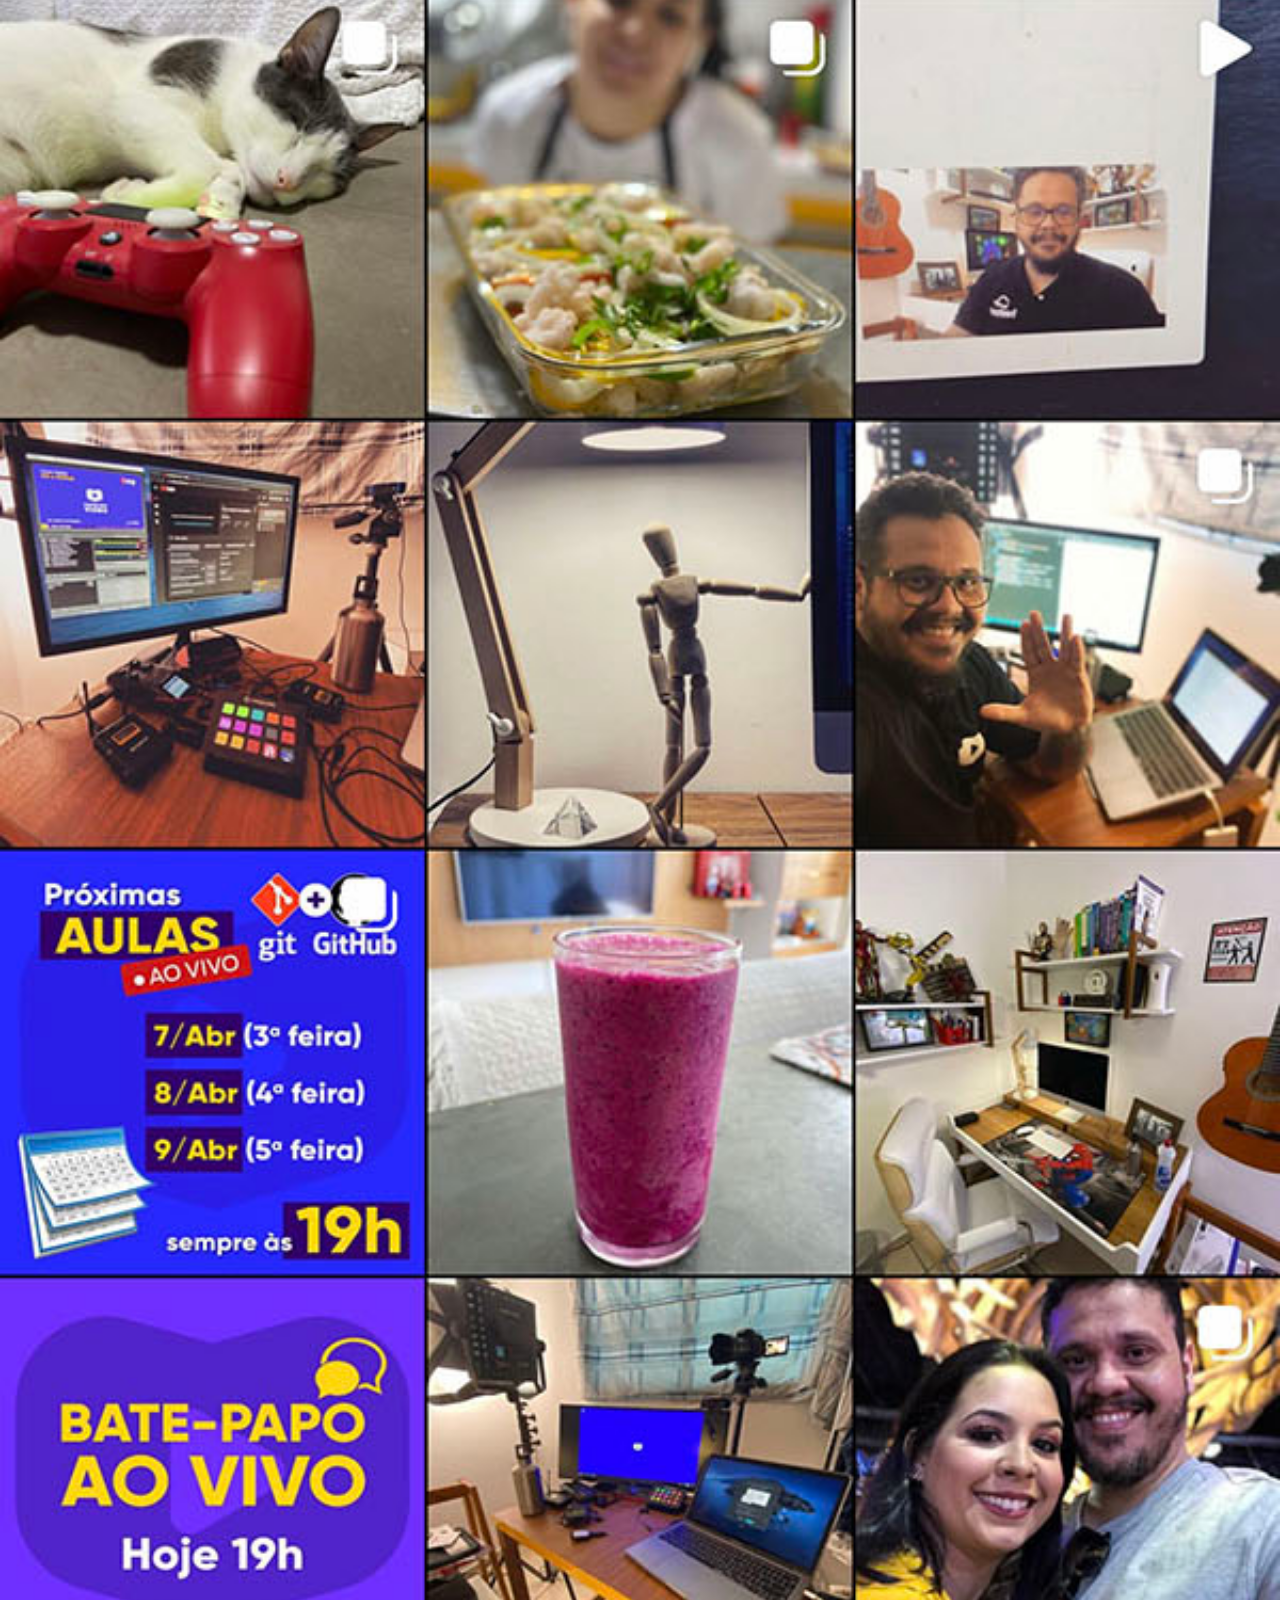
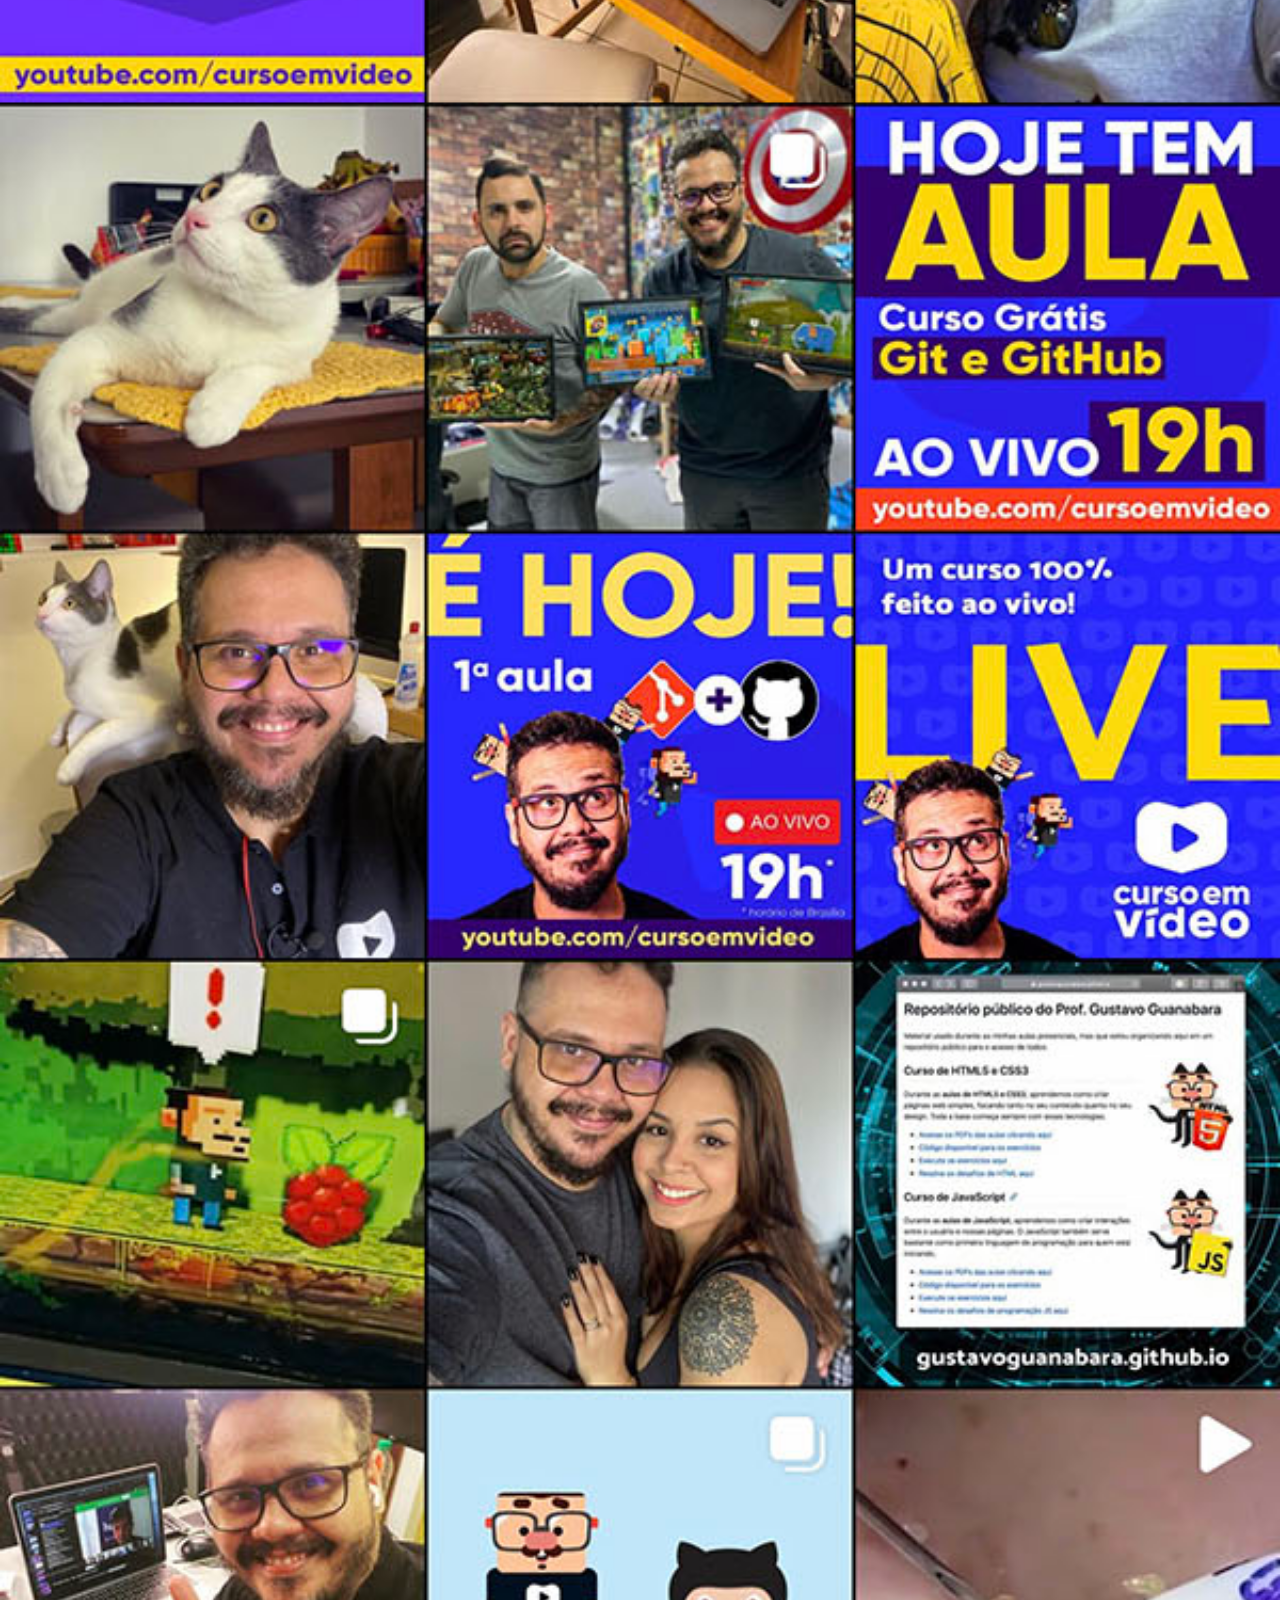
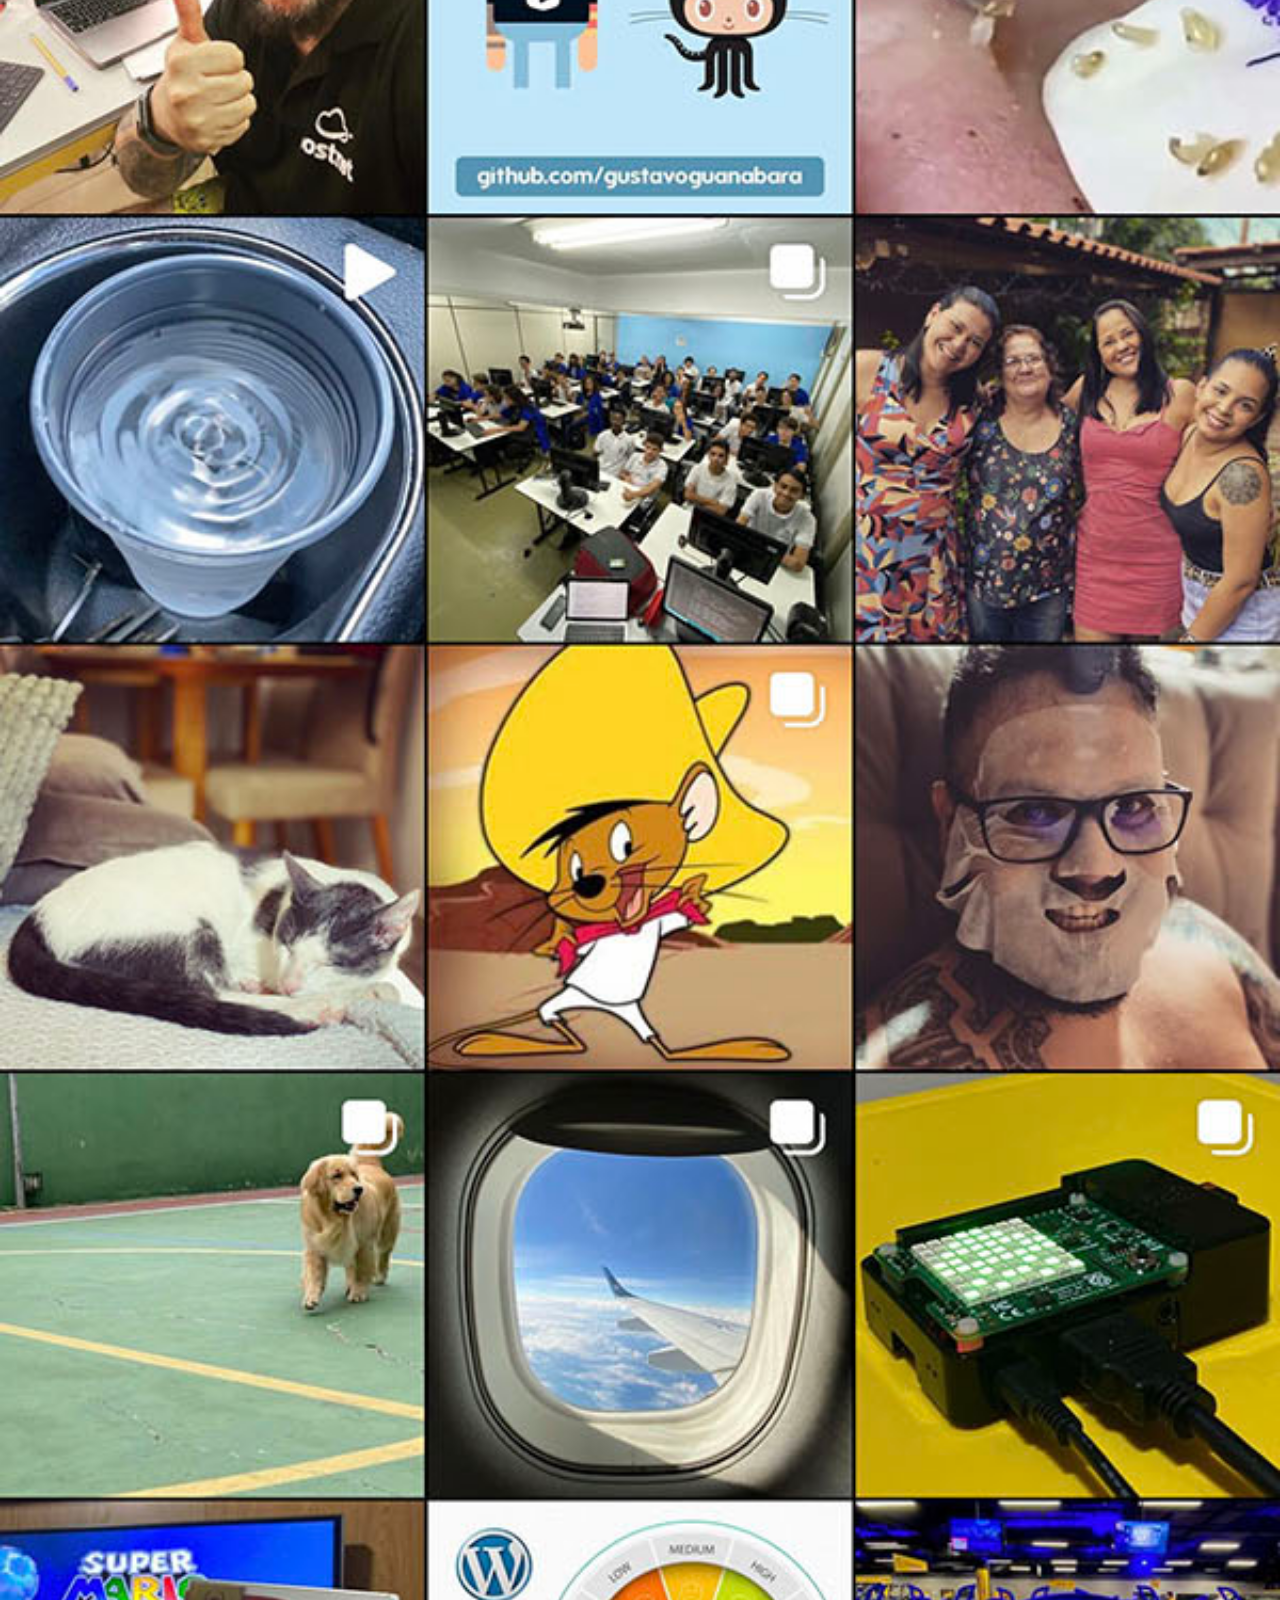
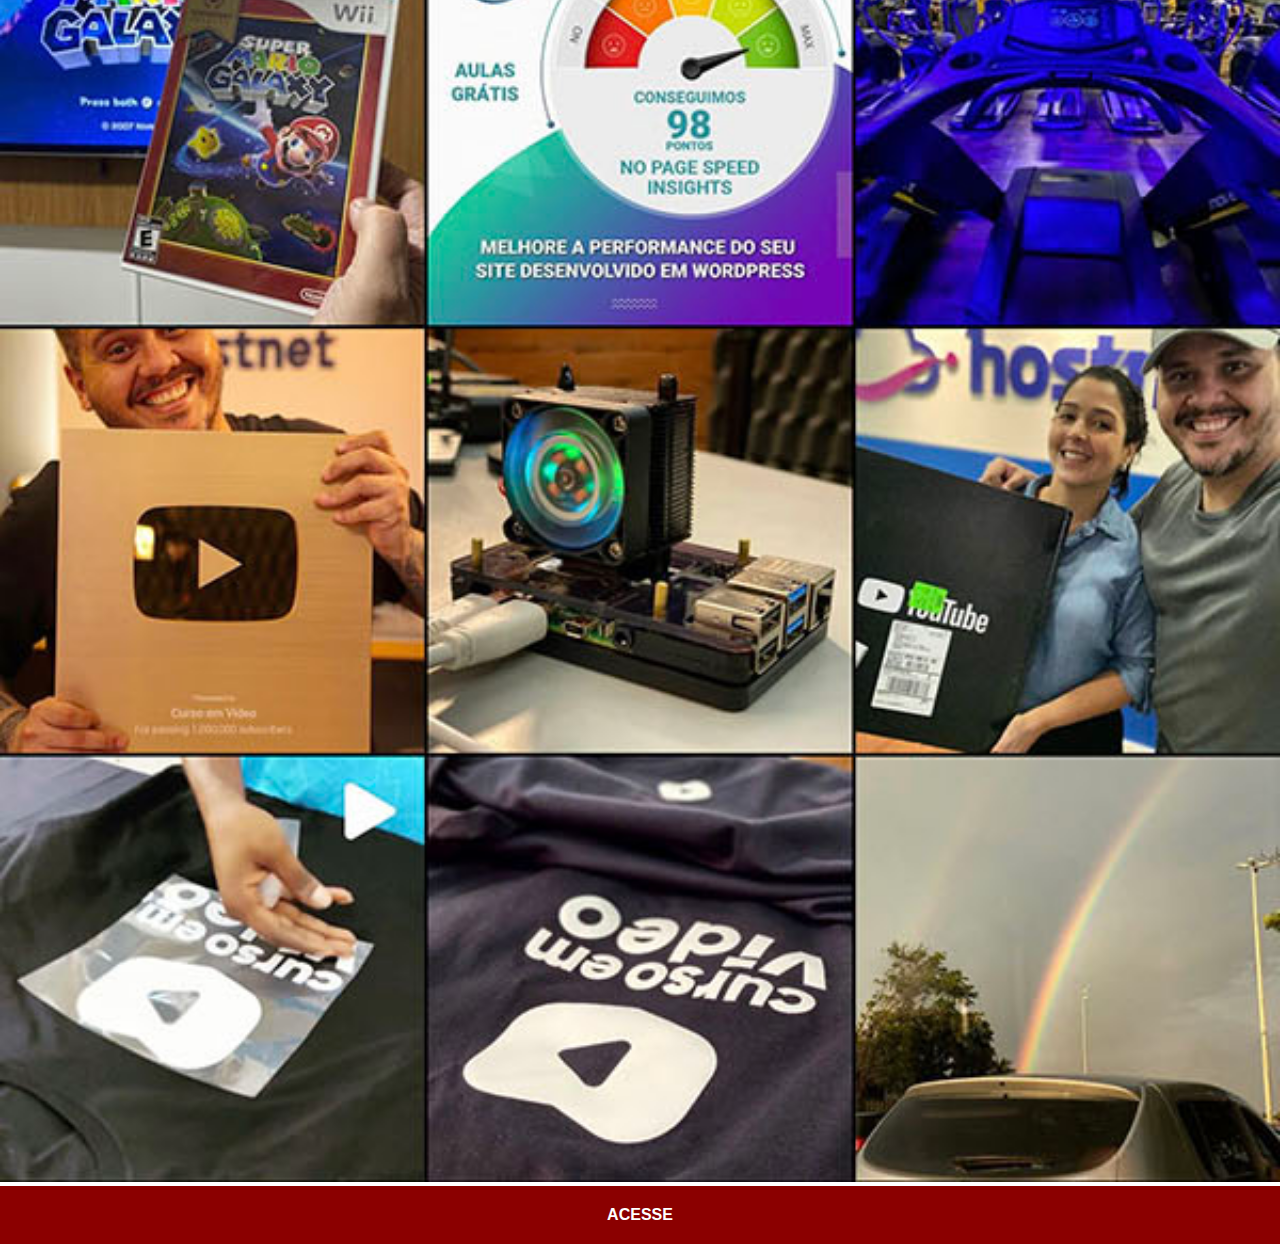
<file: instagram.html>
<!DOCTYPE html>
<html lang="pt-br">
<head>
    <meta charset="UTF-8">
    <meta http-equiv="X-UA-Compatible" content="IE=edge">
    <meta name="viewport" content="width=device-width, initial-scale=1.0">
    <title>Instagram</title>
    <link rel="stylesheet" href="estilo/social.css">
</head>
<body>
    <img src="imagens/tela-instagram.jpg" alt="instagram">
    <a href="https://www.instagram.com/gustavoguanabara/" target="_blank">ACESSE</a>
</body>
</html>
</file>
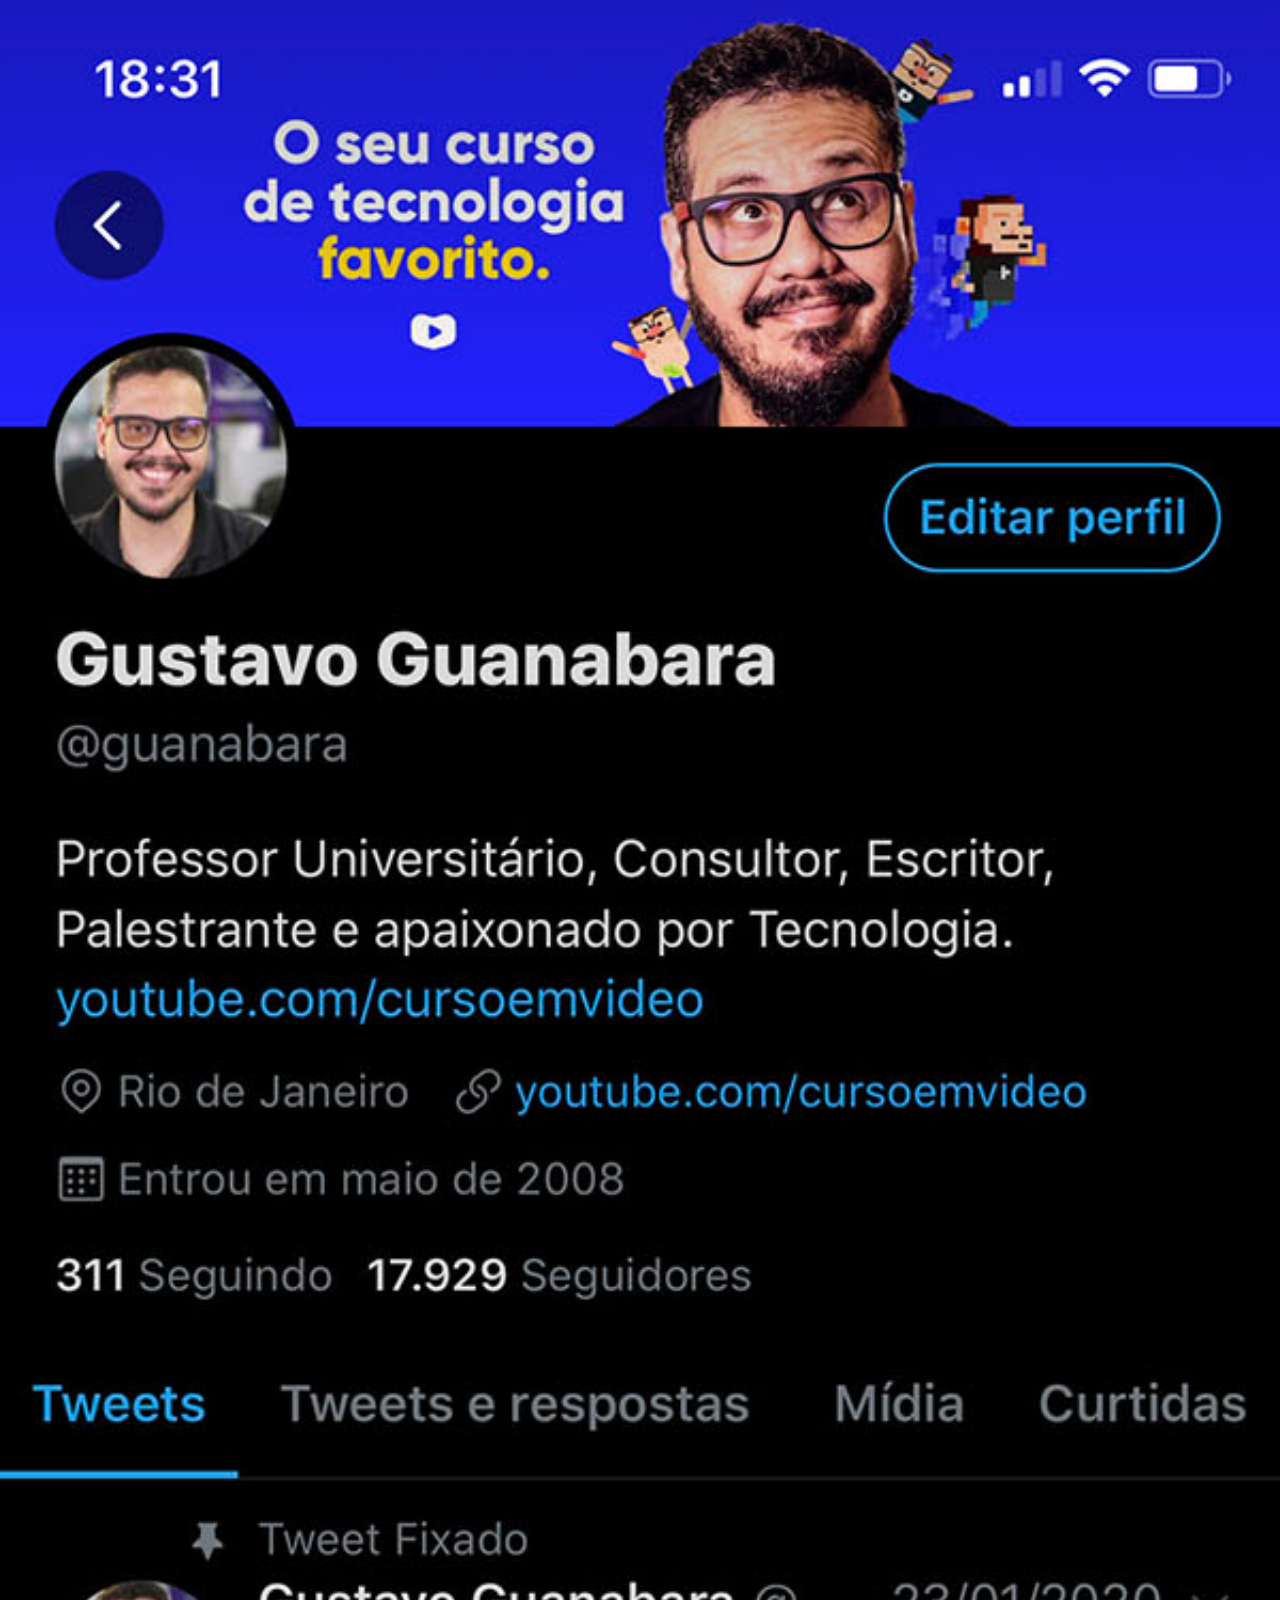
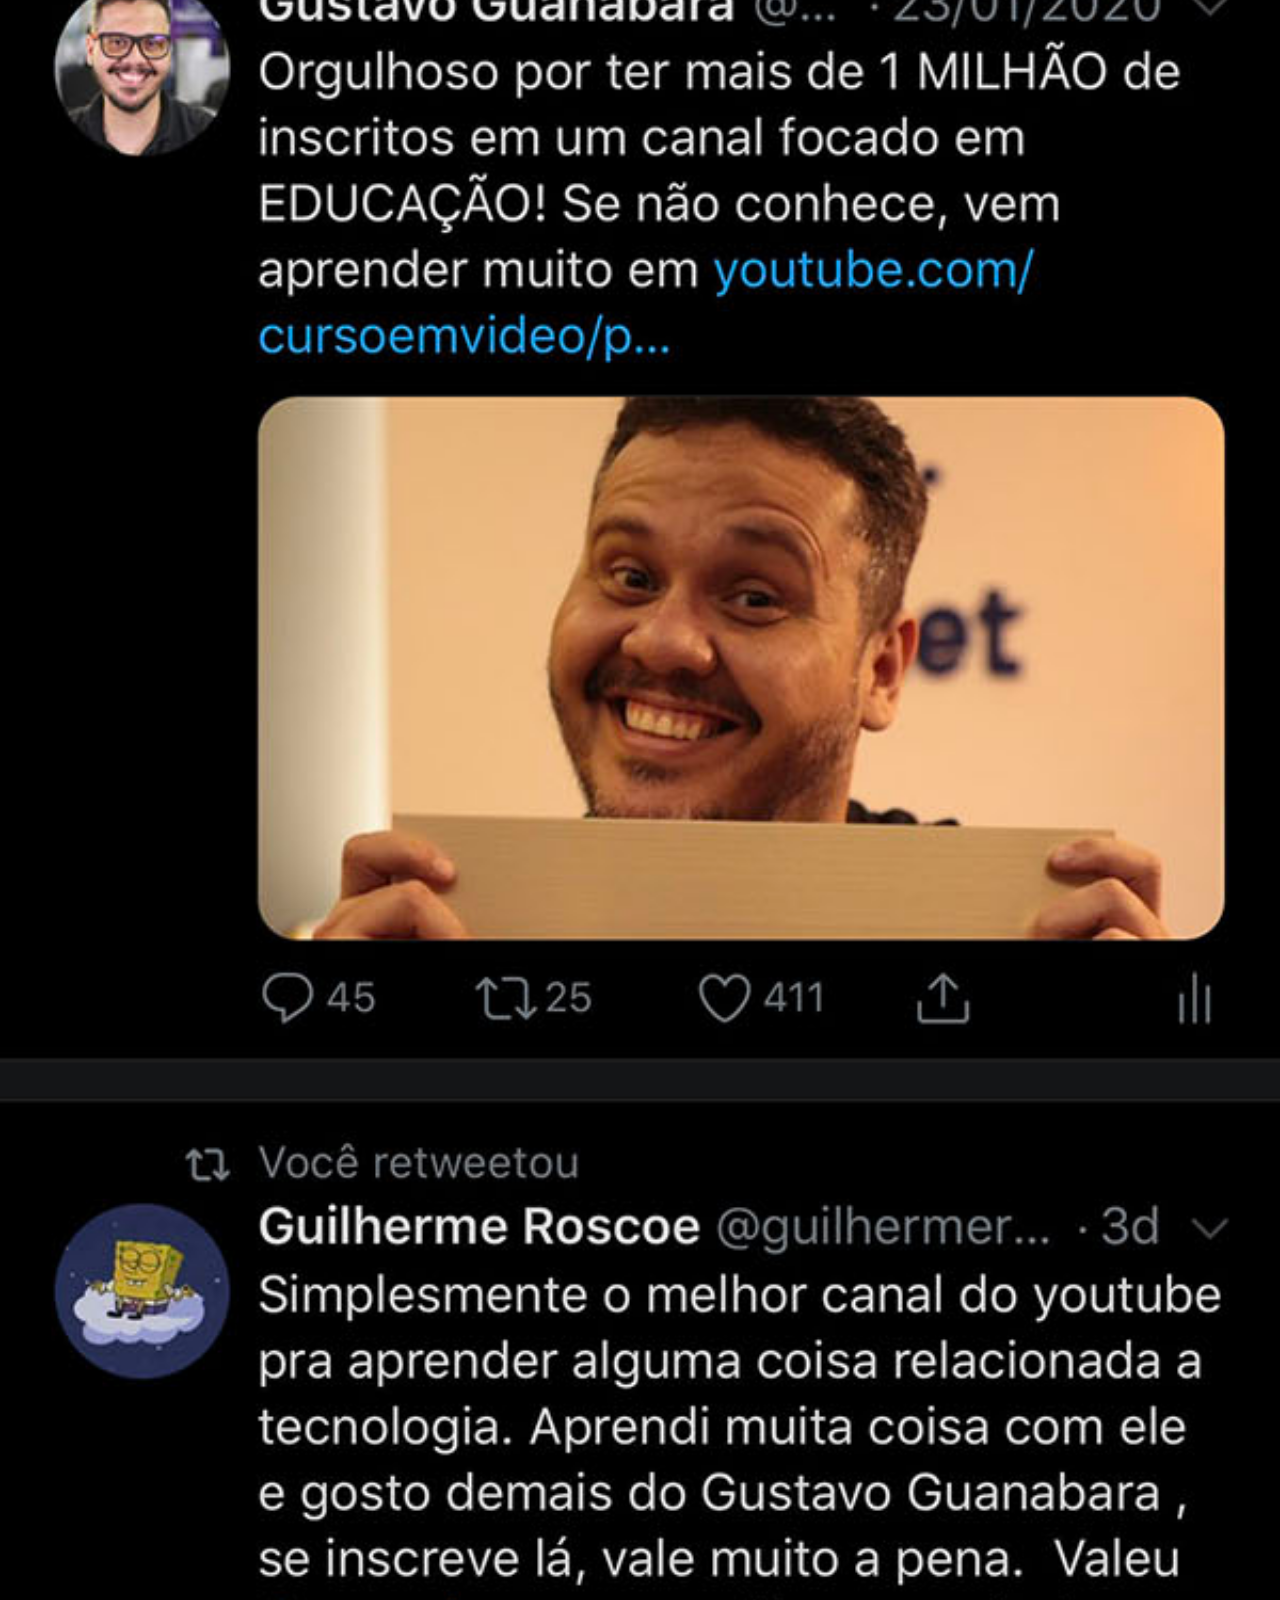
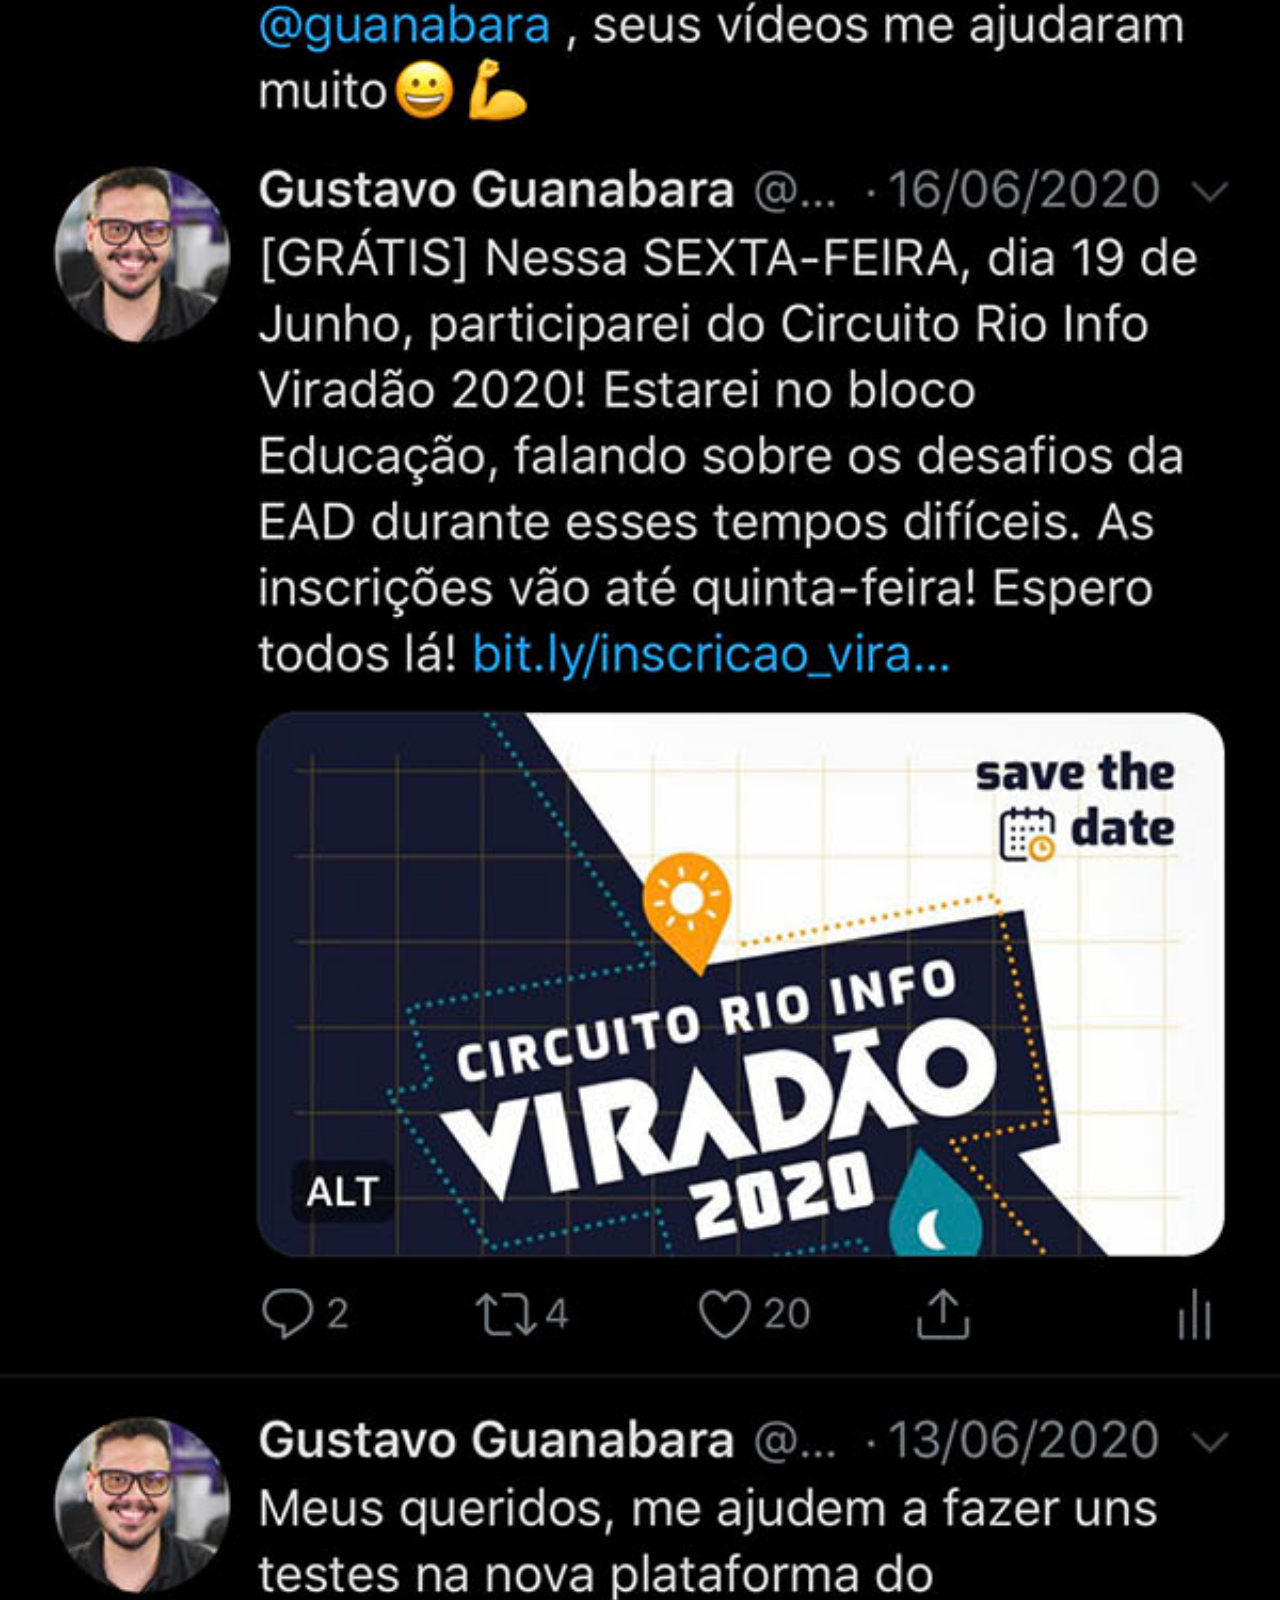
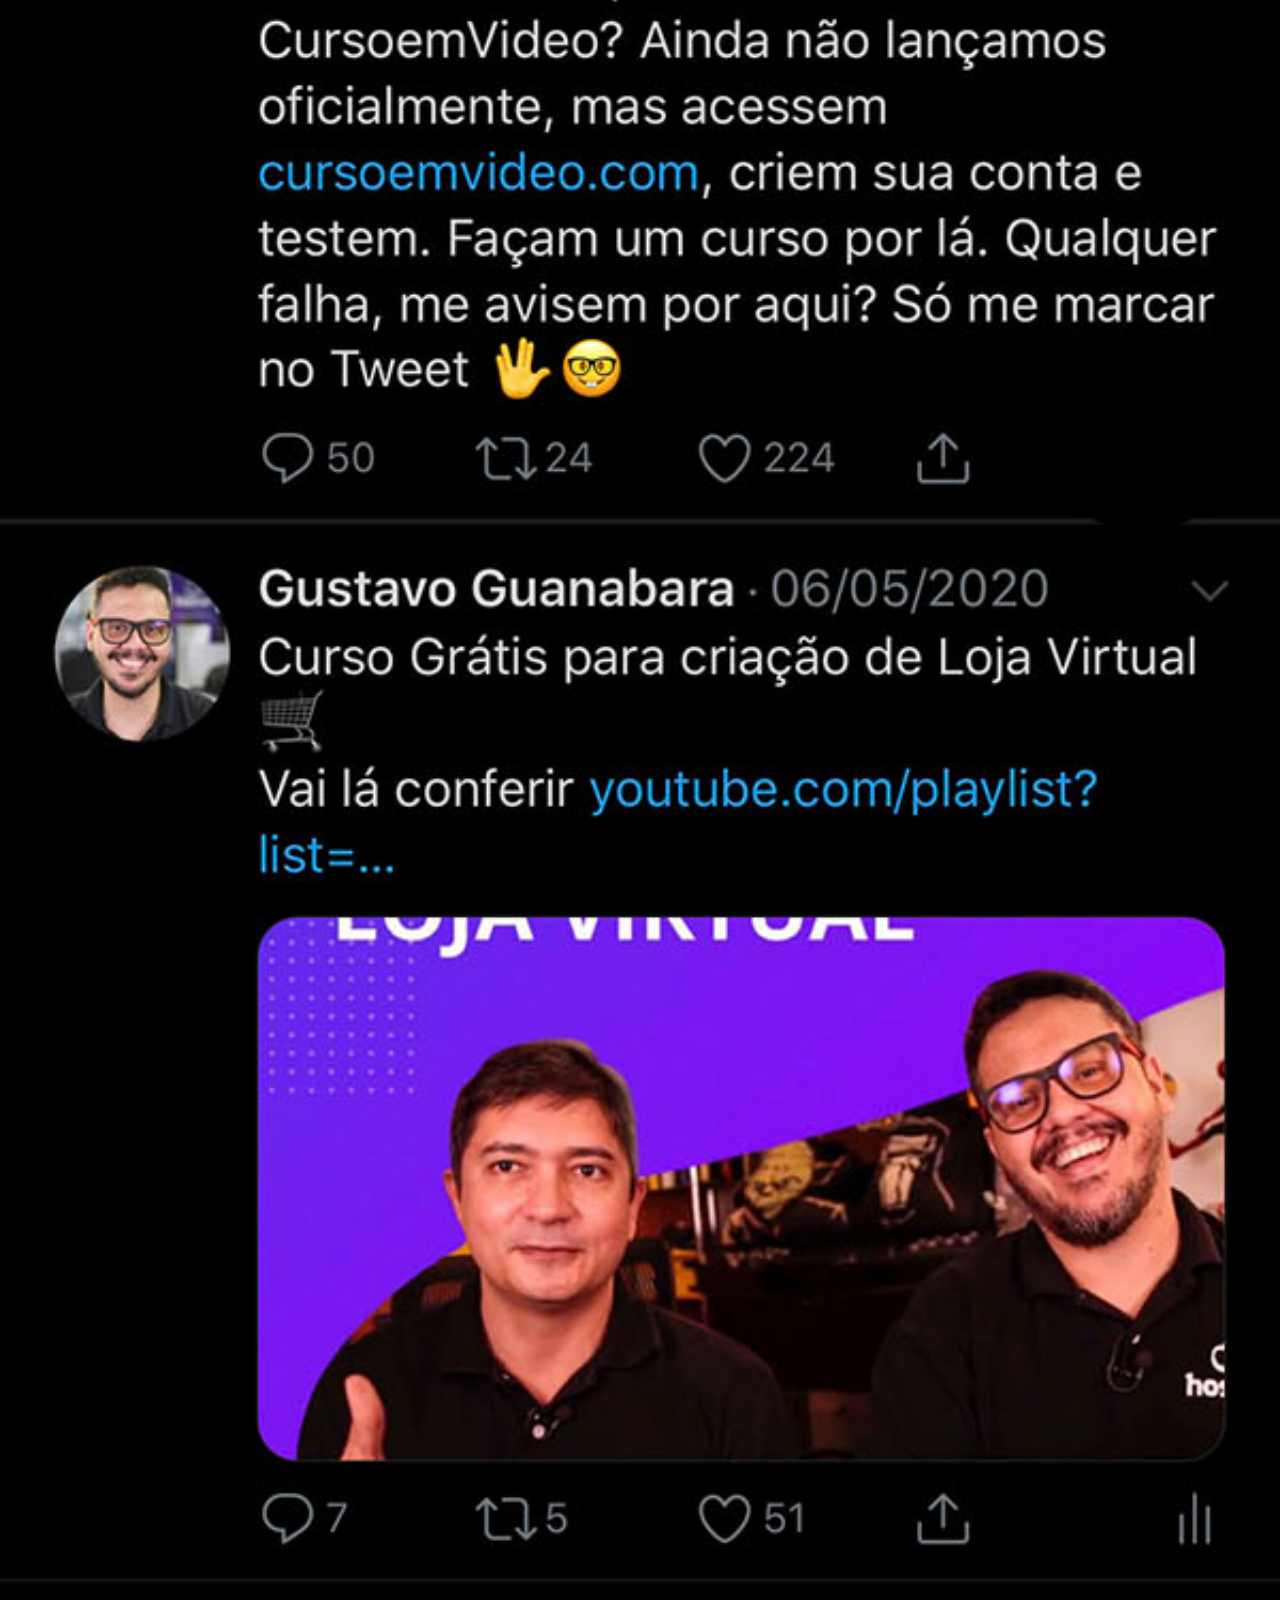
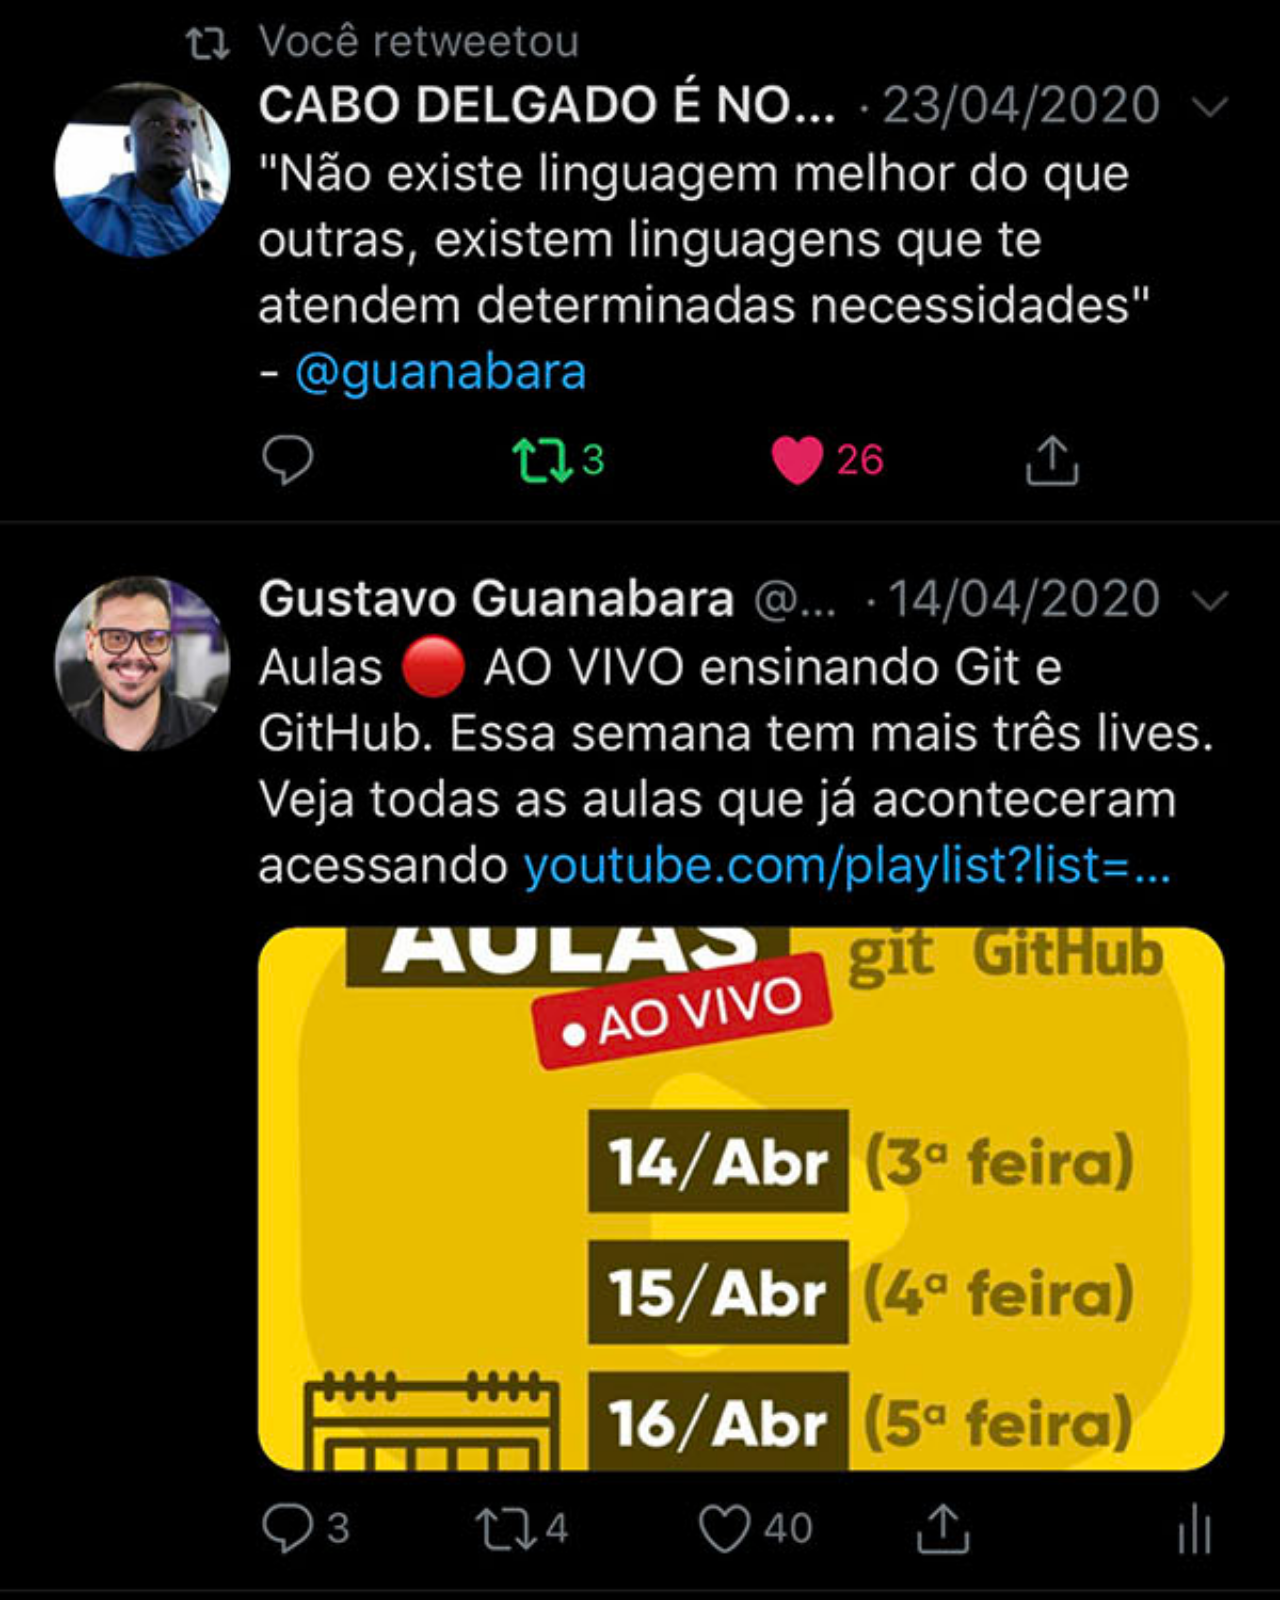
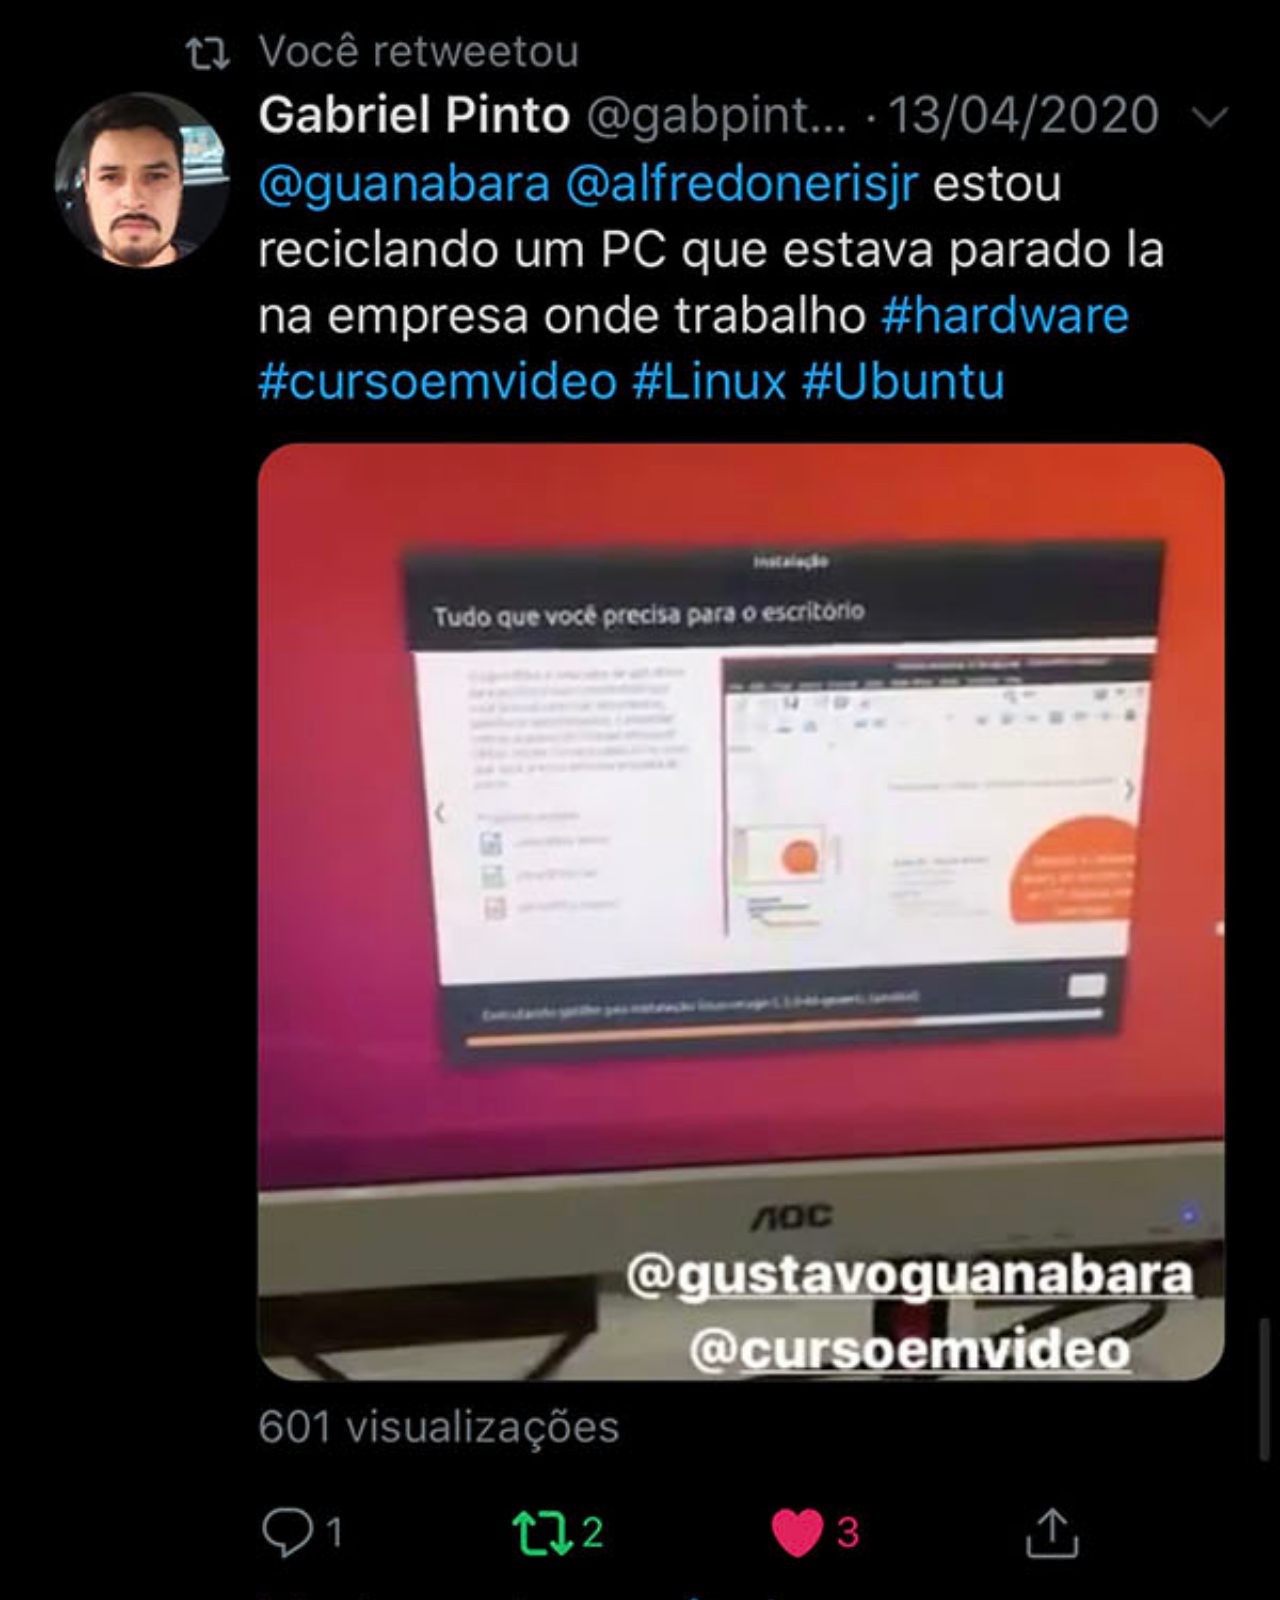
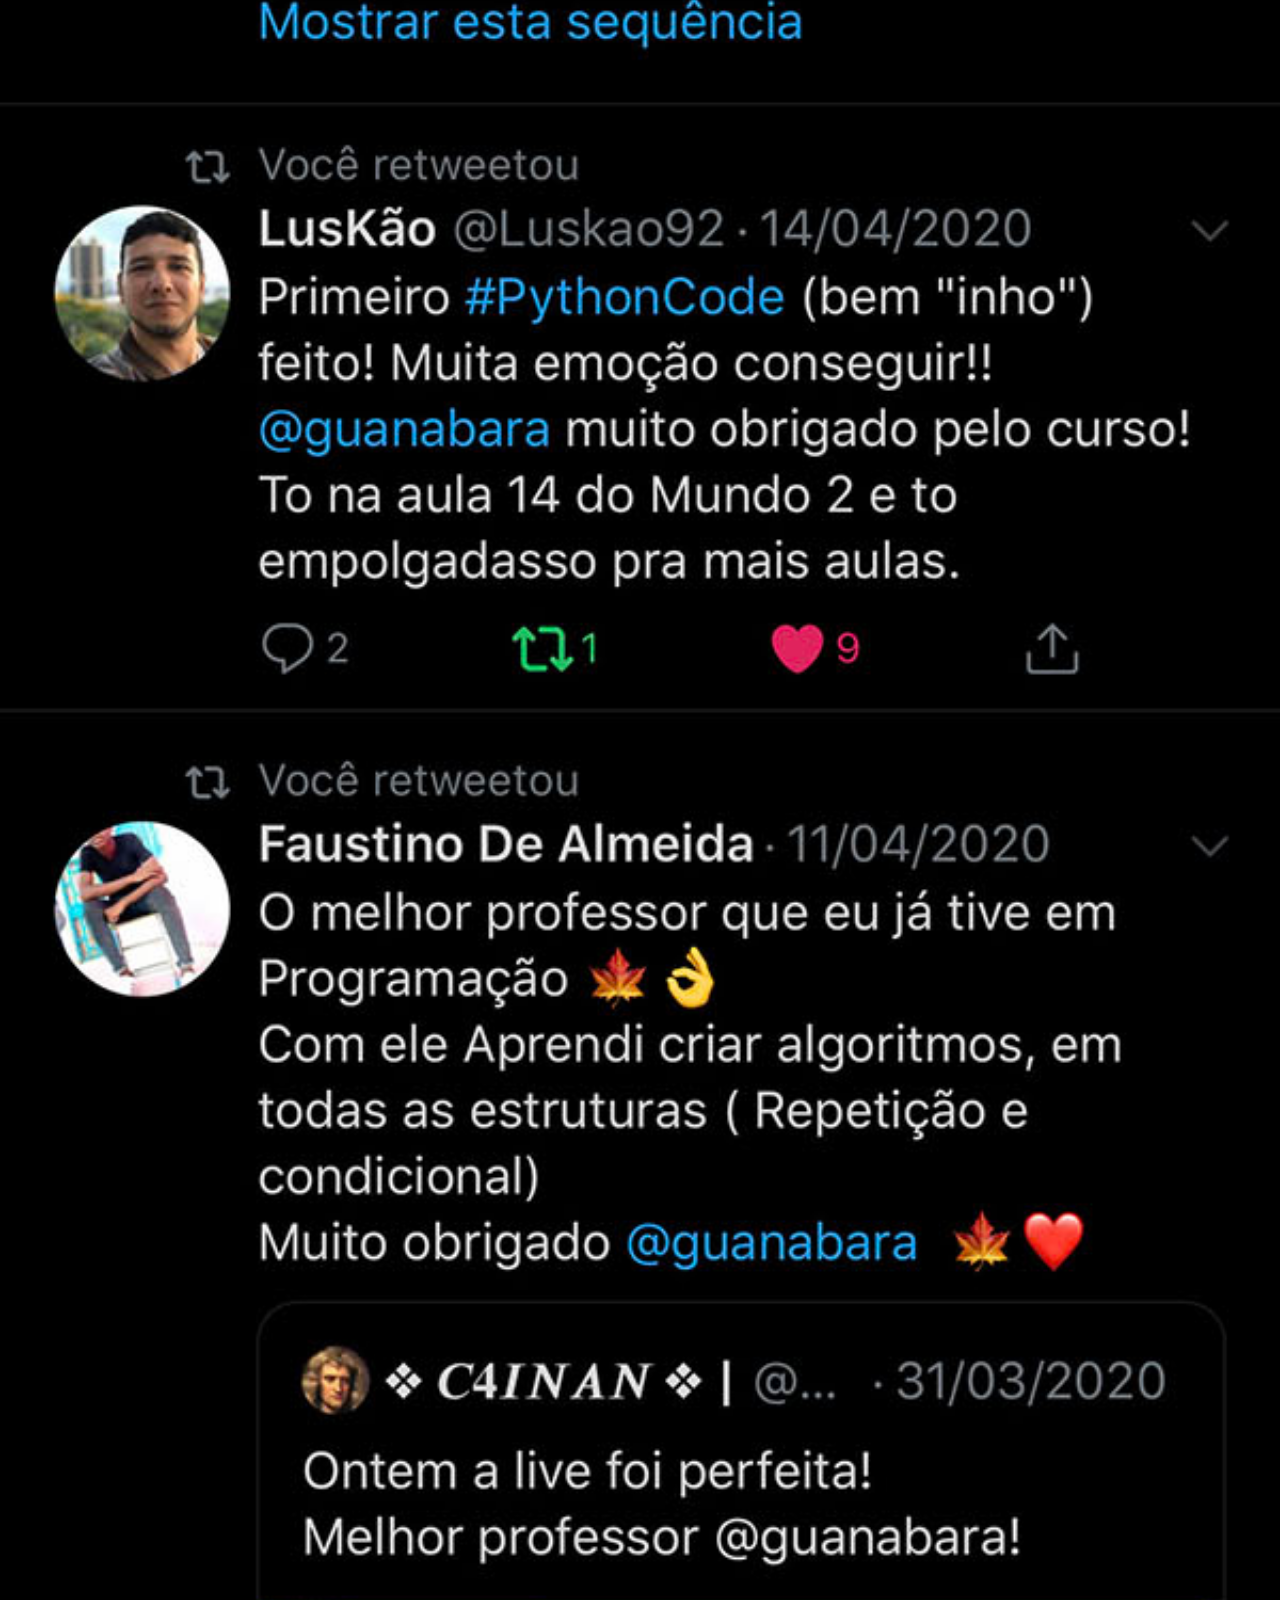
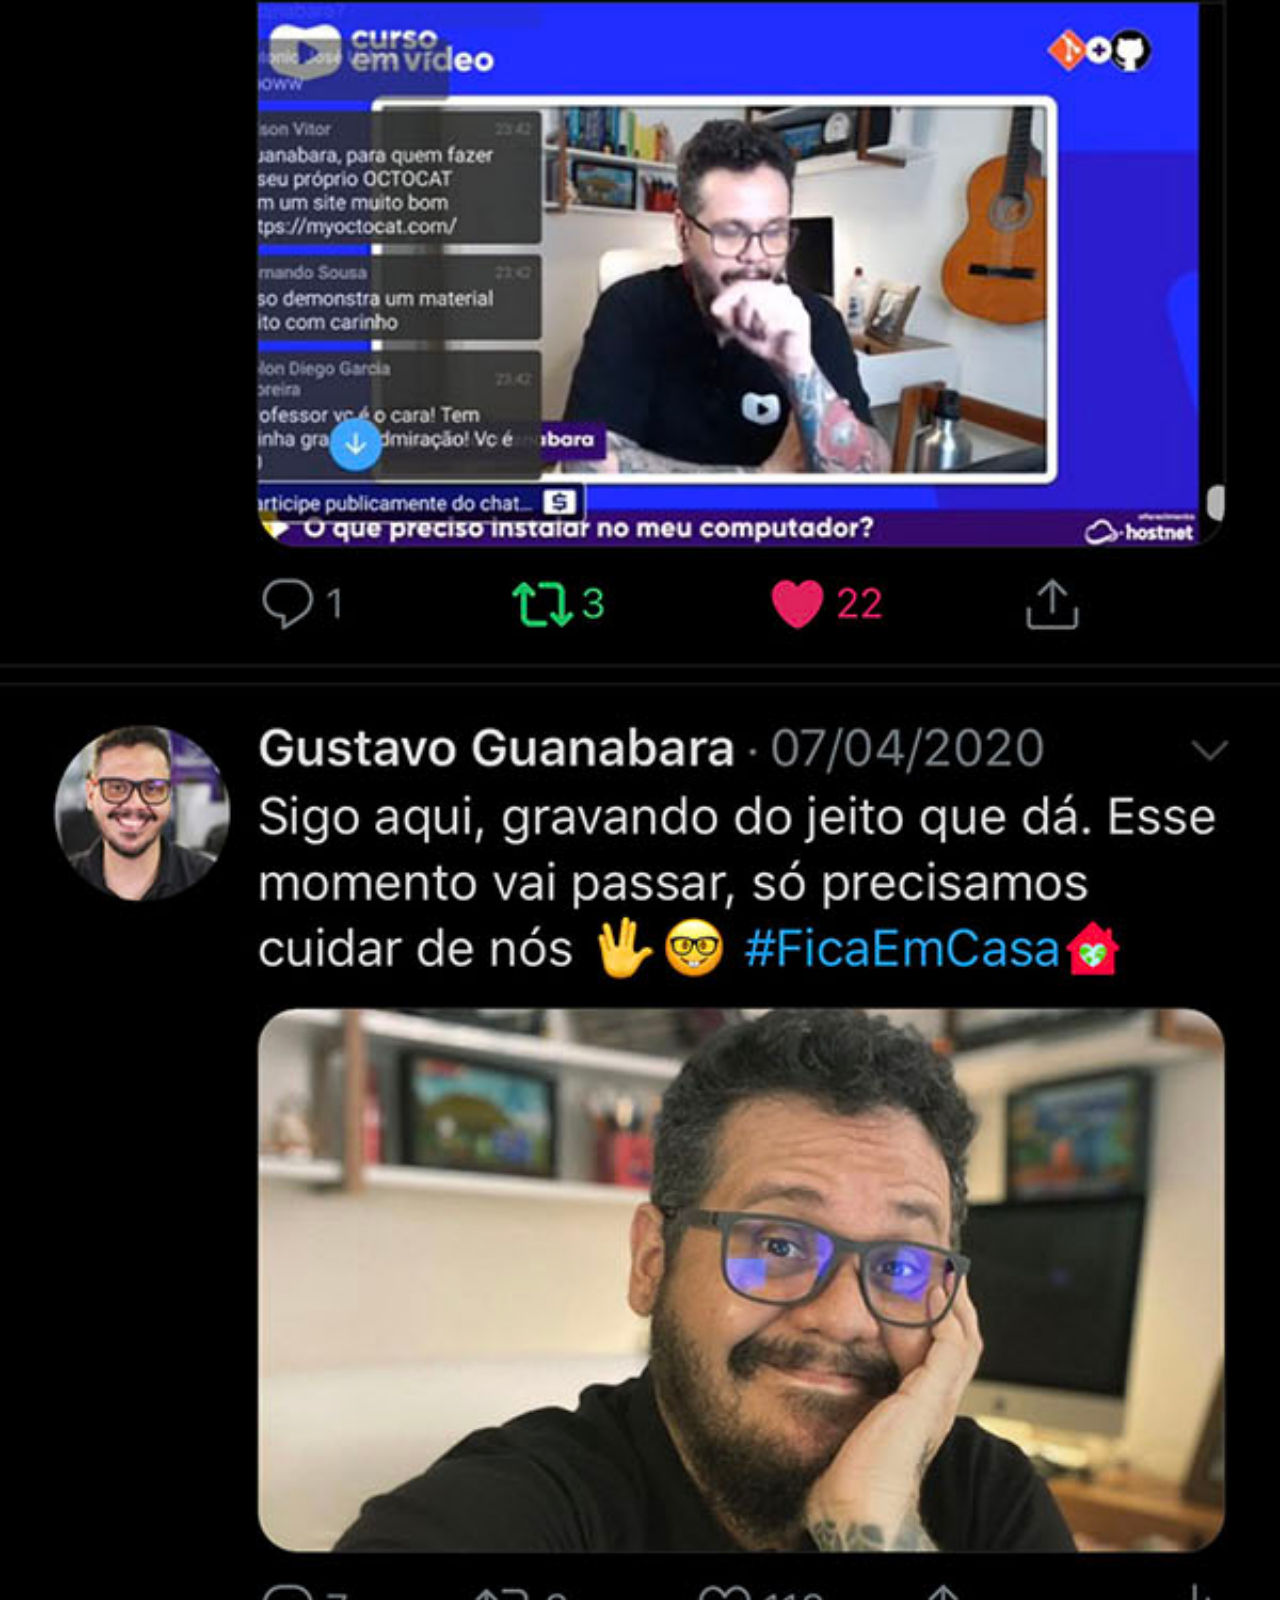
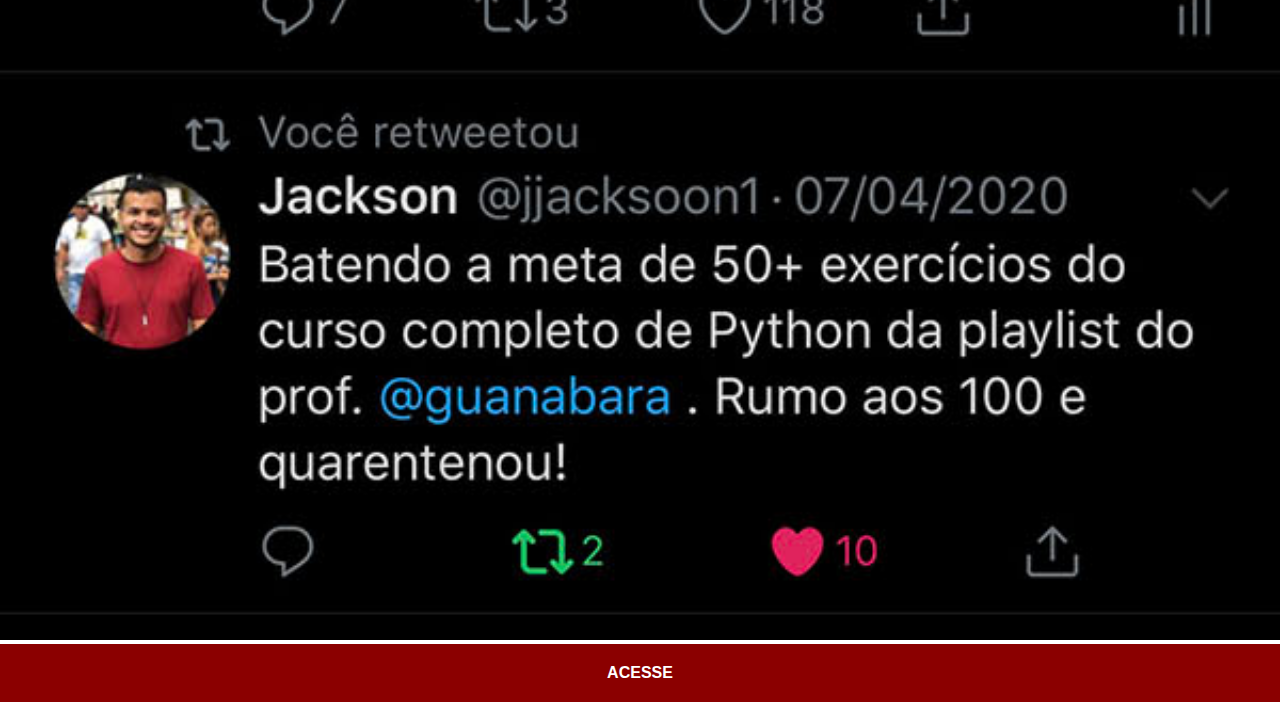
<file: twitter.html>
<!DOCTYPE html>
<html lang="en">
<head>
    <meta charset="UTF-8">
    <meta http-equiv="X-UA-Compatible" content="IE=edge">
    <meta name="viewport" content="width=device-width, initial-scale=1.0">
    <title>Twitter</title>
    <link rel="stylesheet" href="estilo/social.css">
</head>
<body>
    <img src="imagens/tela-twitter.jpg" alt="twitter">
    <a href="https://twitter.com/guanabara?ref_src=twsrc%5Egoogle%7Ctwcamp%5Eserp%7Ctwgr%5Eauthor" target="_blank">ACESSE</a>
</body>
</html>
</file>
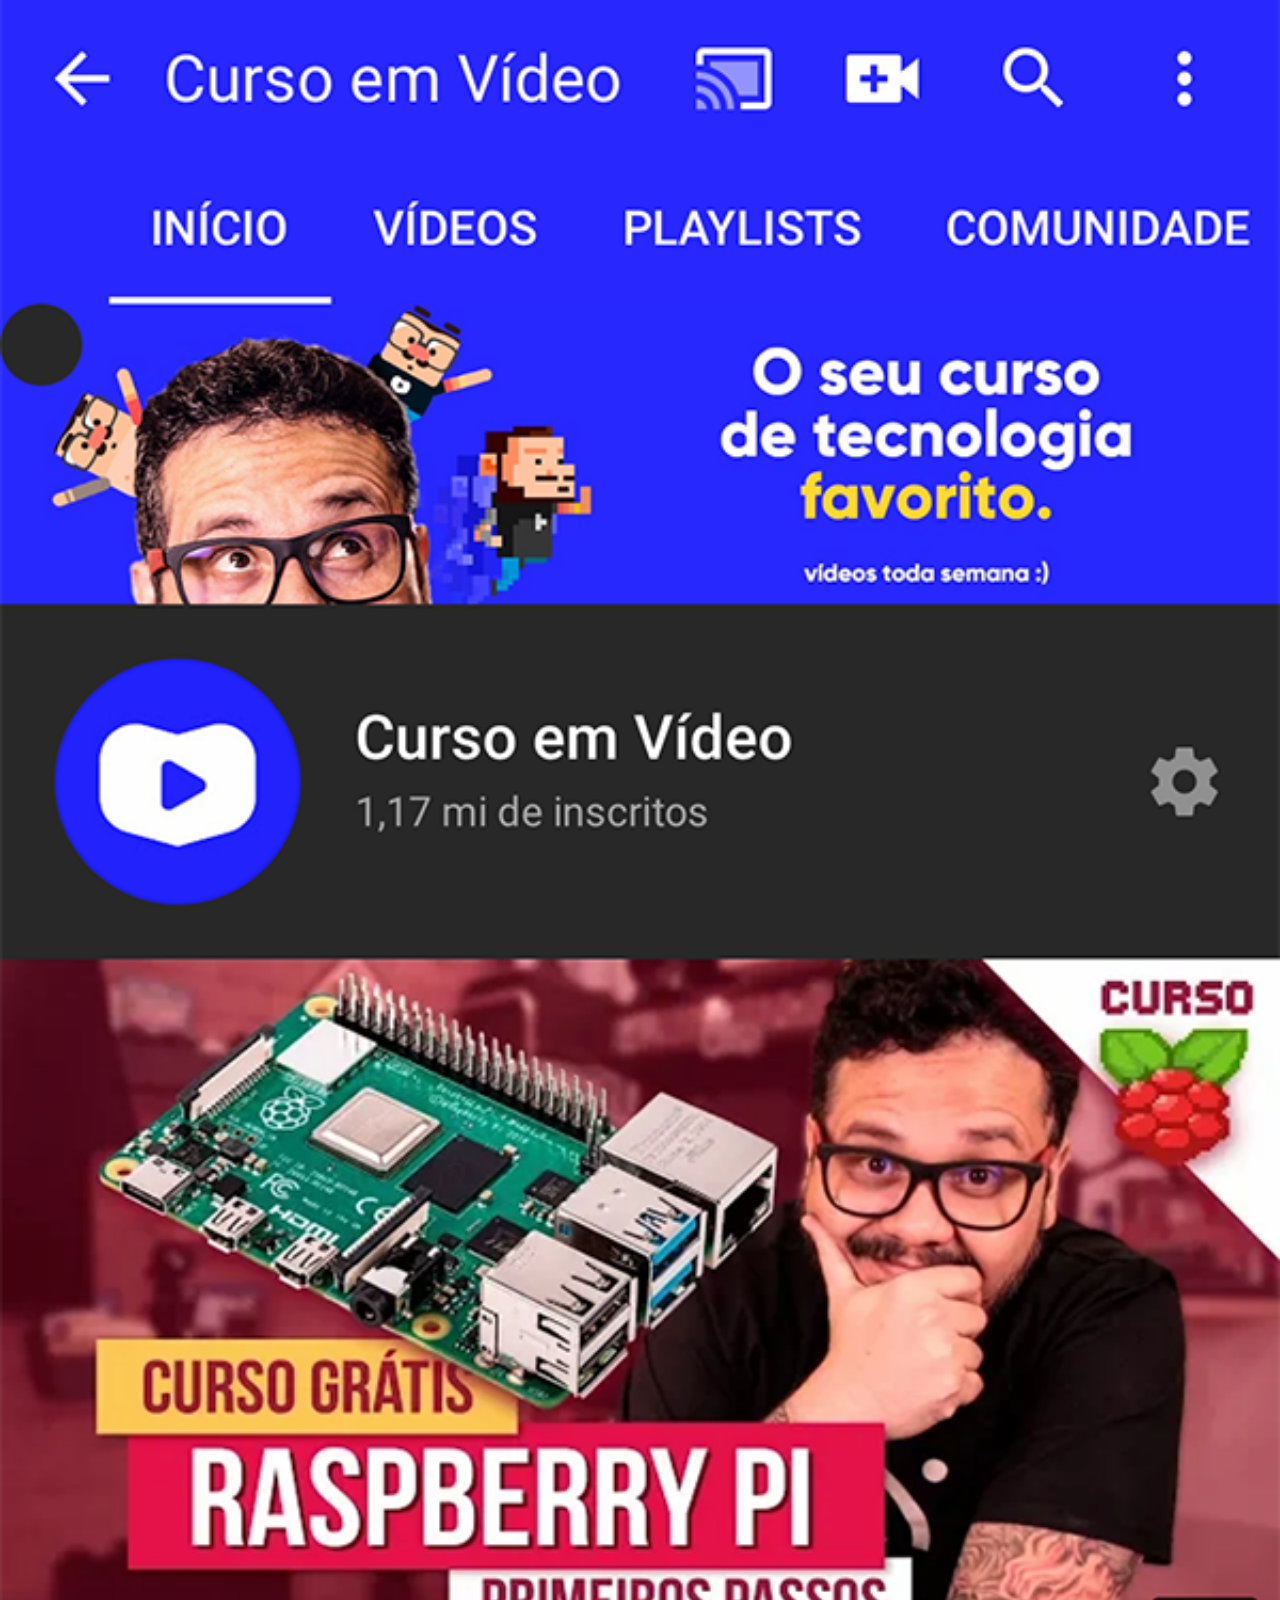
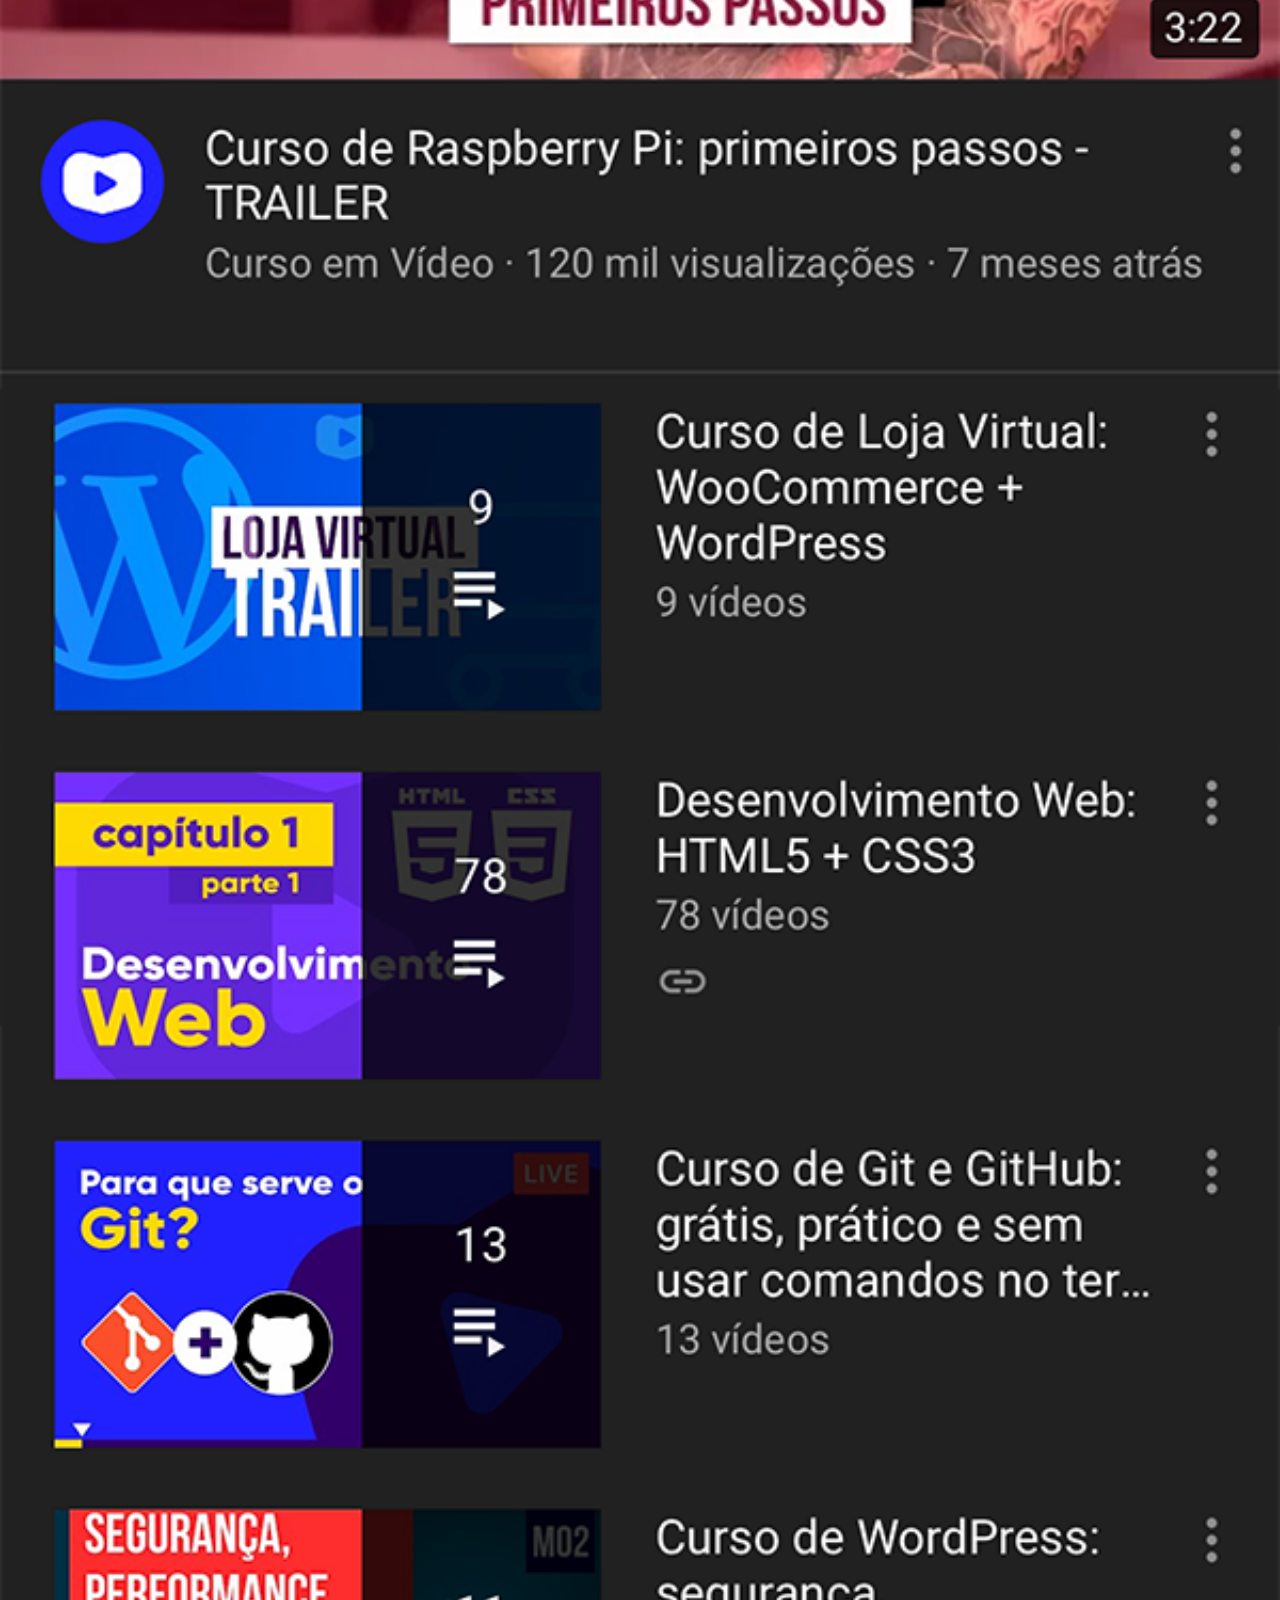
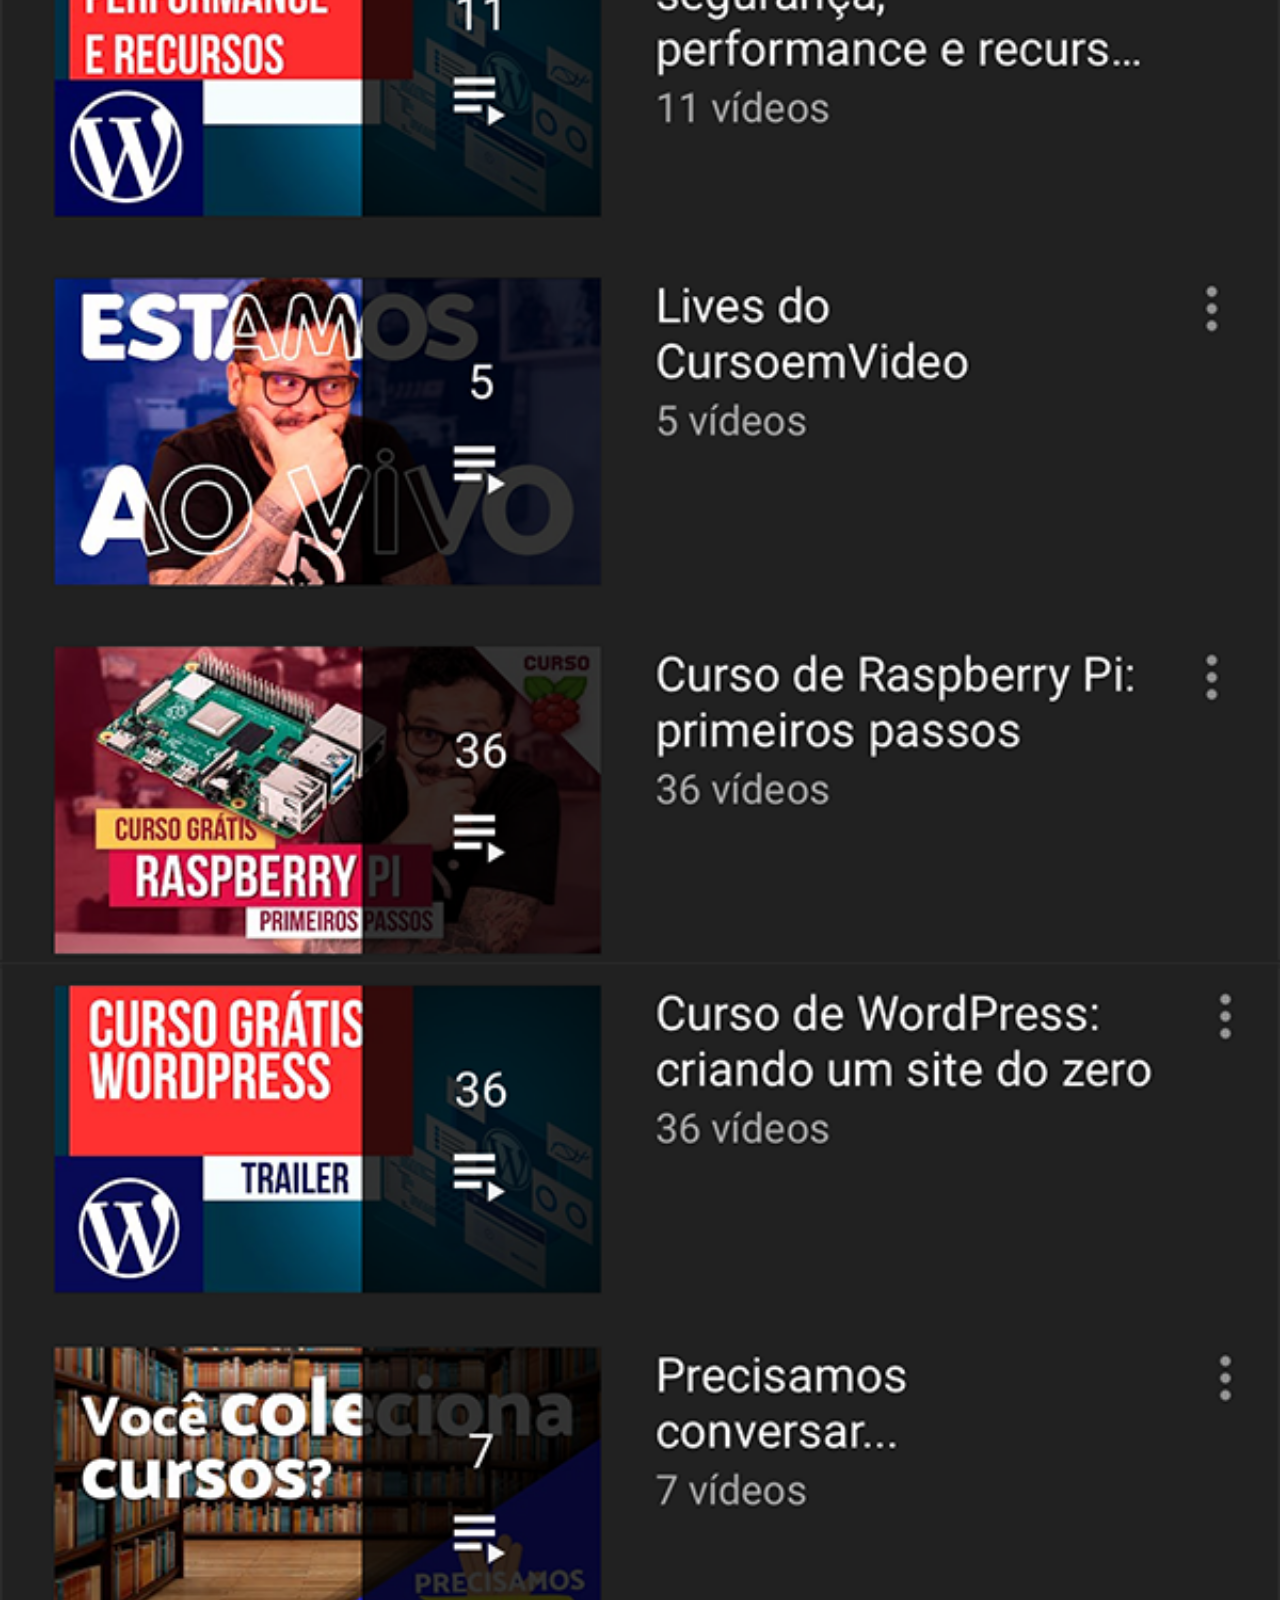
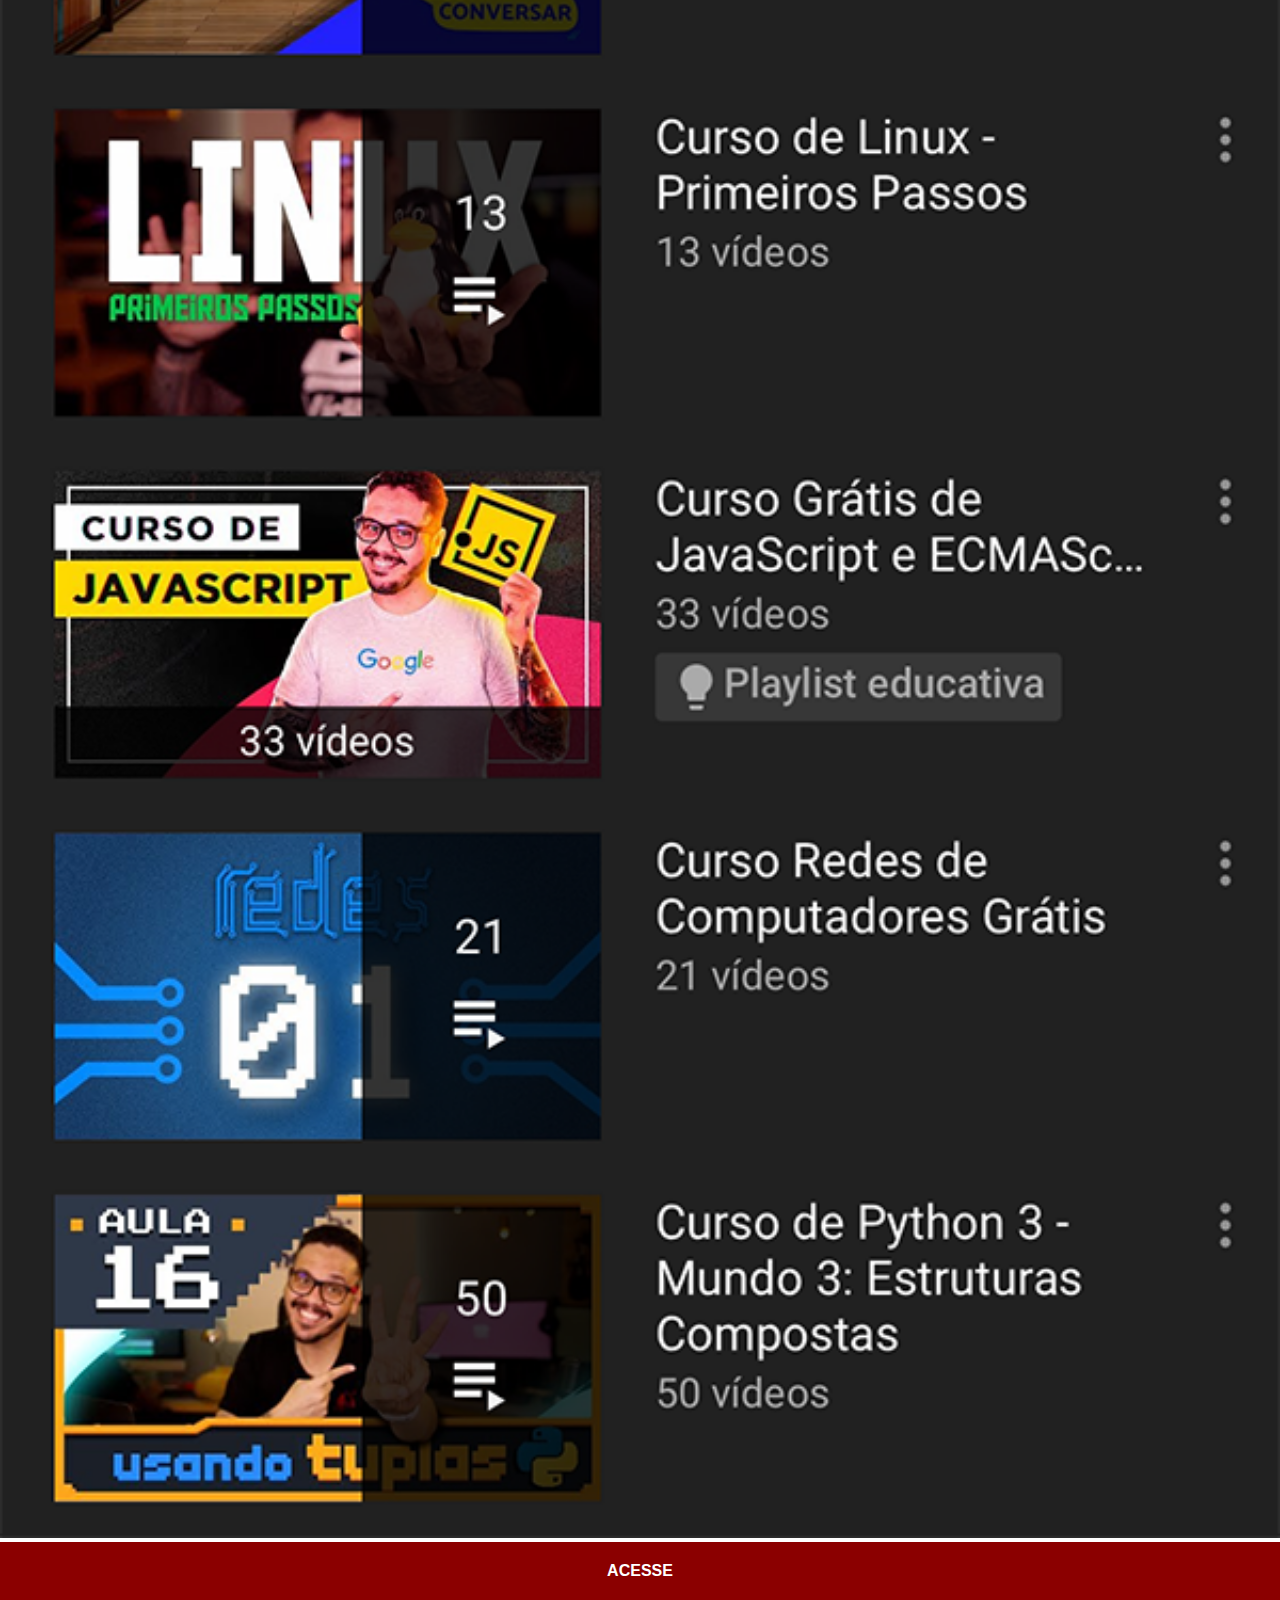
<file: youtube.html>
<!DOCTYPE html>
<html lang="pt-br">
<head>
    <meta charset="UTF-8">
    <meta http-equiv="X-UA-Compatible" content="IE=edge">
    <meta name="viewport" content="width=device-width, initial-scale=1.0">
    <title>Youtube</title>
    <link rel="stylesheet" href="estilo/social.css">
</head>
<body>
    <img src="imagens/tela-youtube.png" alt="youtube">
    <a href="https://www.youtube.com/@CursoemVideo/playlists" target="_blank">ACESSE</a>
</body>
</html>
</file>
<file: estilo/style.css>
@charset "UTF-8";

* { margin:0px;
    padding:0px;
    font-family:Arial, Helvetica, sans-serif;
}
html, body {
    height:100vh;
    width:100vw;
    background-color:black;
}
body {
    background: url('../imagens/fundo-madeira.jpg') no-repeat top center;
    background-size:cover;
    background-attachment:fixed;
}
main {
    height:100vh;
    position:relative;
    }
section#telefone {
    position:absolute;
    top:50%;
    left:50%;
    transform: translate(-50%, -50%);

    height:627px;
    width:311px;
    background-color:blue;
    background: url('../imagens/frame-iphone.png') no-repeat;
}
iframe#tela {
    position:relative;
    top:80px;
    left:23px;
    width:267px;
    height:471px;
}
section#rede-sociais {
    text-align:right;
}
section#rede-sociais img {
    width:50px;
    margin: 10px;
    border-radius:50%;
    box-shadow: 2px 2px rgba(0, 0, 0, 0.404);
    box-sizing: border-box;
}
section#rede-sociais img:hover {
    border: 2px solid white;
    transform: translate(-3px, -3px);
    box-shadow:5px 5px 10px black;
    transition: transform 1s;
}
</file>
<file: estilo/social.css>
@charset "UTF-8";
* {
    margin:0px;
    padding:0px;
    font-family:Arial, Helvetica, sans-serif;
}
::-webkit-scrollbar {
    width:0px;
    height:0px;
}
img {
    width:100vw;
}
a {
    display:block;
    background-color:darkred;
    color:white;
    padding:20px;
    text-align:center; font-weight:bolder;
    text-decoration:none;

}
a:hover {
    background-color:red;
}
</file>
